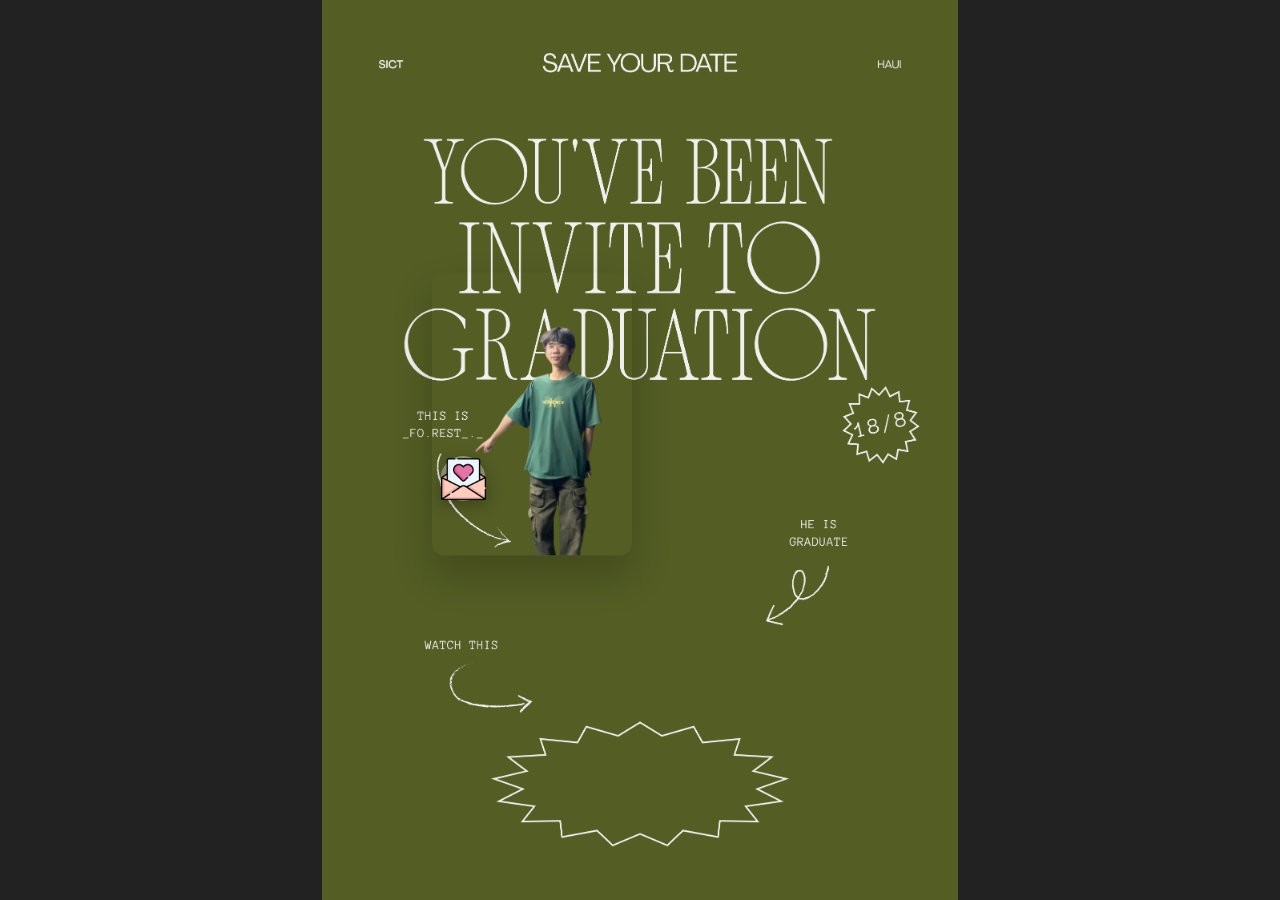
<file: index.html>
<!DOCTYPE html>
<html lang="vi">

<head>
    <meta charset="UTF-8">
    <meta name="viewport" content="width=device-width, initial-scale=1.0">
    <title>Thiệp Mời Tốt Nghiệp</title>
    <link rel="stylesheet" href="style.css">
    <link
        href="https://fonts.googleapis.com/css2?family=Be+Vietnam+Pro:wght@400;500;600;700;800;900&family=Playfair+Display:ital,wght@0,600;1,600&display=swap"
        rel="stylesheet">
</head>

<body>
    <div class="poster-wrapper">
        <img class="poster-bg" src="Green Minimalist Modern Matcha Iced Tea Cafe Promotion Poster.png"
            alt="Background Poster">


        <div class="pose-container">
            <img src="this_pose.png" alt="My Pose" class="pose-image">
            <div class="small-letter-container" id="smallLetter">
                <img src="love-letter.png" alt="Love Letter" class="small-letter-icon">
                <div class="pulse-ring"></div>
            </div>
        </div>
    </div>

    <div class="big-letter-overlay" id="bigLetterOverlay">
        <div class="big-letter-container">
            <div class="envelope">
                <div class="envelope-back"></div>
                <div class="paper" id="invitationPaper">
                    <h2 class="paper-title">Sign here</h2>
                    <div class="input-group">
                        <input type="text" id="guestNameInput" placeholder="Chữ cái đầu của họ + tên nhe (VD: vlam)..."
                            autocomplete="off">
                        <button id="goButton" class="go-btn">Go</button>
                    </div>
                </div>
                <div class="envelope-front"></div>
                <div class="envelope-flap" id="envelopeFlap"></div>
            </div>
        </div>
    </div>

    <script src="main.js"></script>
</body>

</html>
</file>
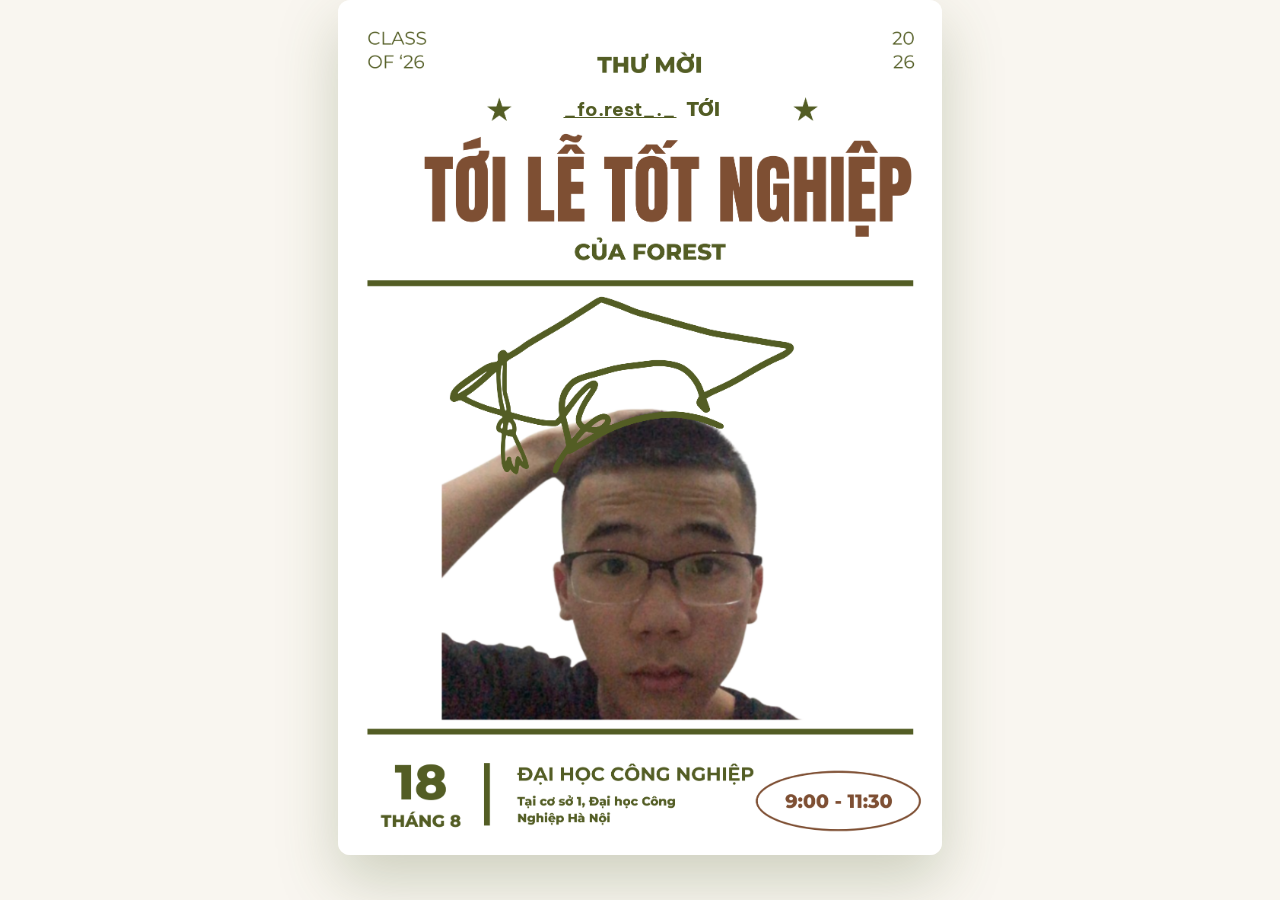
<file: bkhanh.html>
<!DOCTYPE html>
<html lang="vi">

<head>
    <meta charset="UTF-8">
    <meta name="viewport" content="width=device-width, initial-scale=1.0">
    <title>Thư Mời - Lam</title>
    <link rel="stylesheet" href="style.css">
    <link
        href="https://fonts.googleapis.com/css2?family=Be+Vietnam+Pro:wght@400;500;600;700;800;900&family=Playfair+Display:ital,wght@0,600;1,600&display=swap"
        rel="stylesheet">
    <style>
        body {
            background-color: var(--color-cream, #f9f6f0);
            margin: 0;
            overflow: hidden;
            display: flex;
            justify-content: center;
            align-items: center;
            height: 100vh;
        }

        /* Container lo việc di chuyển bồng bềnh lên xuống */
        .poster-wrapper {
            animation: slideUpFade 1.2s cubic-bezier(0.2, 0.8, 0.2, 1) forwards,
                floatPoster 4s ease-in-out infinite alternate 1.2s;
            opacity: 0;
            transform: translateY(50px) scale(0.95);
            z-index: 2;
        }

        @keyframes slideUpFade {
            to {
                opacity: 1;
                transform: translateY(0) scale(1);
            }
        }

        @keyframes floatPoster {
            from {
                transform: translateY(0);
            }

            to {
                transform: translateY(-8px);
            }
        }

        /* Container lo việc phóng to khi di chuột vào (hover) */
        .poster-scale-container {
            position: relative;
            transition: transform 0.5s cubic-bezier(0.2, 0.8, 0.2, 1);
        }

        .poster-wrapper:hover .poster-scale-container {
            transform: scale(1.02);
        }

        .poster-bg {
            height: 95vh;
            width: auto;
            display: block;
            object-fit: contain;
            border-radius: 12px;
            box-shadow: 0 25px 60px rgba(74, 94, 42, 0.25);
        }

        /* Phần chứa chữ */
        .link-container {
            position: absolute;
            top: 10.5%;
            left: 50%;
            transform: translateX(-50%);
            z-index: 10;
            display: flex;
            align-items: center;
            white-space: nowrap;
            opacity: 0;
            animation: fadeInLink 1s ease forwards 1s;
        }

        @keyframes fadeInLink {
            to {
                opacity: 1;
            }
        }

        .static-text {
            font-family: var(--font-body, 'Be Vietnam Pro', sans-serif);
            color: #525c24;
            font-weight: 900;
            font-size: 1.2rem;
            margin-right: 6px;
        }

        .special-link {
            font-family: var(--font-body, 'Be Vietnam Pro', sans-serif);
            color: #525c24;
            font-weight: bold;
            text-decoration: underline;
            font-size: 1.2rem;
            transition: all 0.4s cubic-bezier(0.34, 1.56, 0.64, 1);
            display: inline-block;
            background: rgba(255, 255, 255, 0.5);
            padding: 2px 10px;
            border-radius: 6px;
            position: relative;
        }

        .special-link:hover {
            color: #3a4e1e;
            background: rgba(255, 255, 255, 0.95);
            transform: scale(1.15) rotate(-3deg);
            box-shadow: 0 4px 15px rgba(82, 92, 36, 0.3);
            text-decoration: none;
        }

        /* --- CSS CHO CÁC HẠT TRANG TRÍ --- */
        #particles-container {
            position: absolute;
            top: 0;
            left: 0;
            width: 100vw;
            height: 100vh;
            overflow: hidden;
            z-index: 1;
            pointer-events: none;
        }

        .particle {
            position: absolute;
            border-radius: 50%;
            opacity: 0;
            animation: floatParticle linear infinite;
        }

        @keyframes floatParticle {
            0% {
                transform: translateY(110vh) rotate(0deg) scale(0.5);
                opacity: 0;
            }

            10% {
                opacity: 0.7;
            }

            90% {
                opacity: 0.7;
            }

            100% {
                transform: translateY(-10vh) rotate(360deg) scale(1.2);
                opacity: 0;
            }
        }
    </style>
</head>

<body>
    <!-- Container cho các hạt trang trí -->
    <div id="particles-container"></div>

    <div class="poster-wrapper">
        <!-- Đặt một container bọc ngoài cả ảnh và chữ để chúng phóng to CÙNG NHAU -->
        <div class="poster-scale-container">
            <img class="poster-bg" src="leter.png" alt="Thư mời của Lâm">
            <div class="link-container">
                <a href="#" class="special-link">_fo.rest_._</a>
                <span class="static-text">TỚI</span>
            </div>
        </div>
    </div>

    <!-- Script tạo hạt trang trí -->
    <script>
        document.addEventListener('DOMContentLoaded', () => {
            const colors = ['#4a5e2a', '#c8b98c', '#6a7e3a', '#e8e0d0', '#576d33'];
            const container = document.getElementById('particles-container');
            const particleCount = 35;

            for (let i = 0; i < particleCount; i++) {
                const particle = document.createElement('div');
                particle.classList.add('particle');

                const size = Math.random() * 8 + 4;
                const color = colors[Math.floor(Math.random() * colors.length)];
                const left = Math.random() * 100;
                const duration = Math.random() * 12 + 10;
                const delay = Math.random() * -20;

                particle.style.width = `${size}px`;
                particle.style.height = `${size}px`;
                particle.style.backgroundColor = color;
                particle.style.left = `${left}vw`;
                particle.style.animationDuration = `${duration}s`;
                particle.style.animationDelay = `${delay}s`;

                if (Math.random() > 0.7) {
                    particle.style.borderRadius = "2px";
                }

                container.appendChild(particle);
            }
        });
    </script>
</body>

</html>
</file>
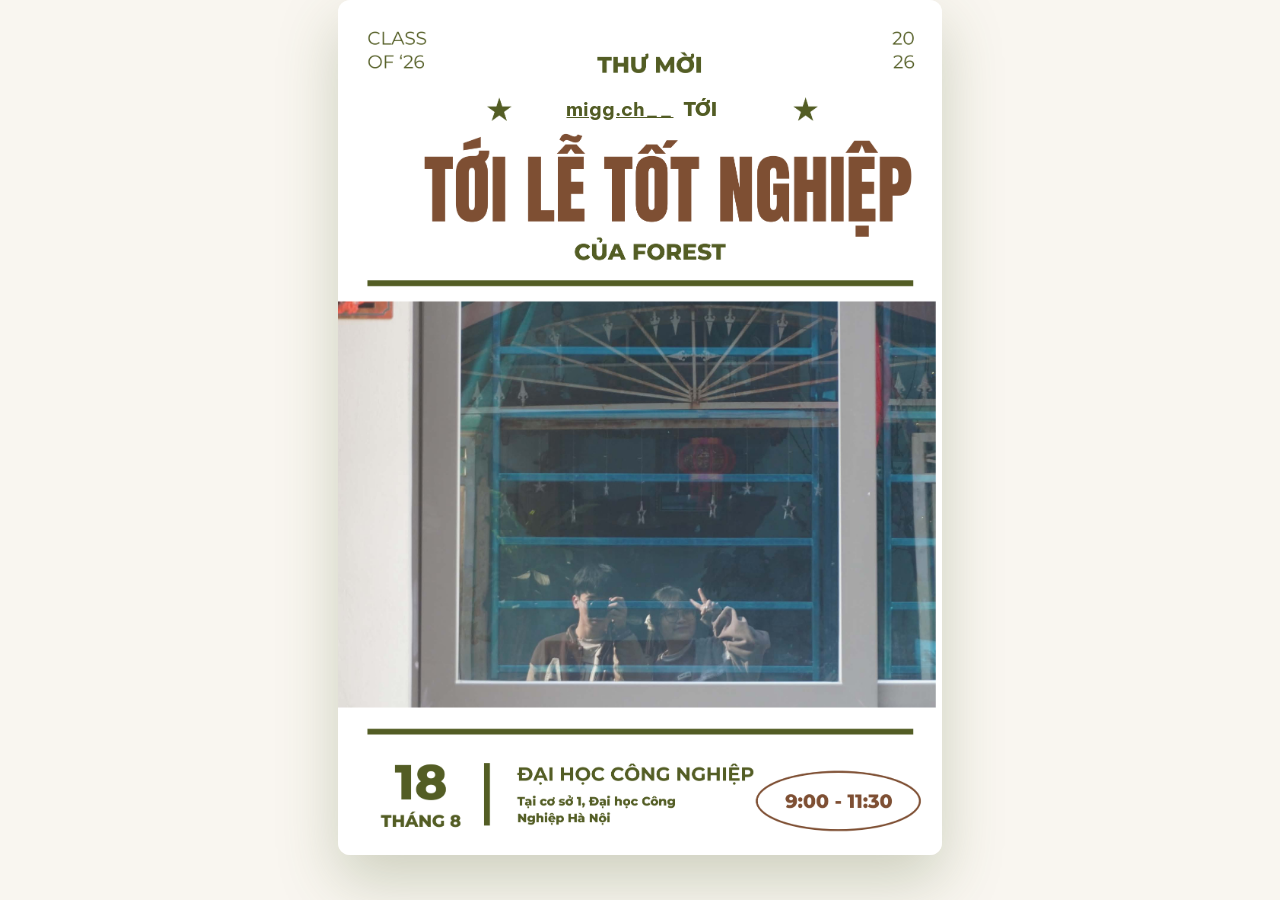
<file: ctrang.html>
<!DOCTYPE html>
<html lang="vi">

<head>
    <meta charset="UTF-8">
    <meta name="viewport" content="width=device-width, initial-scale=1.0">
    <title>Thư Mời - Lam</title>
    <link rel="stylesheet" href="style.css">
    <link
        href="https://fonts.googleapis.com/css2?family=Be+Vietnam+Pro:wght@400;500;600;700;800;900&family=Playfair+Display:ital,wght@0,600;1,600&display=swap"
        rel="stylesheet">
    <style>
        body {
            background-color: var(--color-cream, #f9f6f0);
            margin: 0;
            overflow: hidden;
            display: flex;
            justify-content: center;
            align-items: center;
            height: 100vh;
        }

        /* Container lo việc di chuyển bồng bềnh lên xuống */
        .poster-wrapper {
            animation: slideUpFade 1.2s cubic-bezier(0.2, 0.8, 0.2, 1) forwards,
                floatPoster 4s ease-in-out infinite alternate 1.2s;
            opacity: 0;
            transform: translateY(50px) scale(0.95);
            z-index: 2;
        }

        @keyframes slideUpFade {
            to {
                opacity: 1;
                transform: translateY(0) scale(1);
            }
        }

        @keyframes floatPoster {
            from {
                transform: translateY(0);
            }

            to {
                transform: translateY(-8px);
            }
        }

        /* Container lo việc phóng to khi di chuột vào (hover) */
        .poster-scale-container {
            position: relative;
            transition: transform 0.5s cubic-bezier(0.2, 0.8, 0.2, 1);
        }

        .poster-wrapper:hover .poster-scale-container {
            transform: scale(1.02);
        }

        .poster-bg {
            height: 95vh;
            width: auto;
            display: block;
            object-fit: contain;
            border-radius: 12px;
            box-shadow: 0 25px 60px rgba(74, 94, 42, 0.25);
        }

        /* Phần chứa chữ */
        .link-container {
            position: absolute;
            top: 10.5%;
            left: 50%;
            transform: translateX(-50%);
            z-index: 10;
            display: flex;
            align-items: center;
            white-space: nowrap;
            opacity: 0;
            animation: fadeInLink 1s ease forwards 1s;
        }

        @keyframes fadeInLink {
            to {
                opacity: 1;
            }
        }

        .static-text {
            font-family: var(--font-body, 'Be Vietnam Pro', sans-serif);
            color: #525c24;
            font-weight: 900;
            font-size: 1.2rem;
            margin-right: 6px;
        }

        .special-link {
            font-family: var(--font-body, 'Be Vietnam Pro', sans-serif);
            color: #525c24;
            font-weight: bold;
            text-decoration: underline;
            font-size: 1.2rem;
            transition: all 0.4s cubic-bezier(0.34, 1.56, 0.64, 1);
            display: inline-block;
            background: rgba(255, 255, 255, 0.5);
            padding: 2px 10px;
            border-radius: 6px;
            position: relative;
        }

        .special-link:hover {
            color: #3a4e1e;
            background: rgba(255, 255, 255, 0.95);
            transform: scale(1.15) rotate(-3deg);
            box-shadow: 0 4px 15px rgba(82, 92, 36, 0.3);
            text-decoration: none;
        }

        /* --- CSS CHO CÁC HẠT TRANG TRÍ --- */
        #particles-container {
            position: absolute;
            top: 0;
            left: 0;
            width: 100vw;
            height: 100vh;
            overflow: hidden;
            z-index: 1;
            pointer-events: none;
        }

        .particle {
            position: absolute;
            border-radius: 50%;
            opacity: 0;
            animation: floatParticle linear infinite;
        }

        @keyframes floatParticle {
            0% {
                transform: translateY(110vh) rotate(0deg) scale(0.5);
                opacity: 0;
            }

            10% {
                opacity: 0.7;
            }

            90% {
                opacity: 0.7;
            }

            100% {
                transform: translateY(-10vh) rotate(360deg) scale(1.2);
                opacity: 0;
            }
        }
    </style>
</head>

<body>
    <!-- Container cho các hạt trang trí -->
    <div id="particles-container"></div>

    <div class="poster-wrapper">
        <!-- Đặt một container bọc ngoài cả ảnh và chữ để chúng phóng to CÙNG NHAU -->
        <div class="poster-scale-container">
            <img class="poster-bg" src="leter_ctrang.png" alt="Thư mời của Lâm">
            <div class="link-container">
                <a href="https://www.instagram.com/migg.ch__/" class="special-link">migg.ch__</a>
                <span class="static-text">TỚI</span>
            </div>
        </div>
    </div>

    <!-- Script tạo hạt trang trí -->
    <script>
        document.addEventListener('DOMContentLoaded', () => {
            const colors = ['#4a5e2a', '#c8b98c', '#6a7e3a', '#e8e0d0', '#576d33'];
            const container = document.getElementById('particles-container');
            const particleCount = 35;

            for (let i = 0; i < particleCount; i++) {
                const particle = document.createElement('div');
                particle.classList.add('particle');

                const size = Math.random() * 8 + 4;
                const color = colors[Math.floor(Math.random() * colors.length)];
                const left = Math.random() * 100;
                const duration = Math.random() * 12 + 10;
                const delay = Math.random() * -20;

                particle.style.width = `${size}px`;
                particle.style.height = `${size}px`;
                particle.style.backgroundColor = color;
                particle.style.left = `${left}vw`;
                particle.style.animationDuration = `${duration}s`;
                particle.style.animationDelay = `${delay}s`;

                if (Math.random() > 0.7) {
                    particle.style.borderRadius = "2px";
                }

                container.appendChild(particle);
            }
        });
    </script>
</body>

</html>
</file>
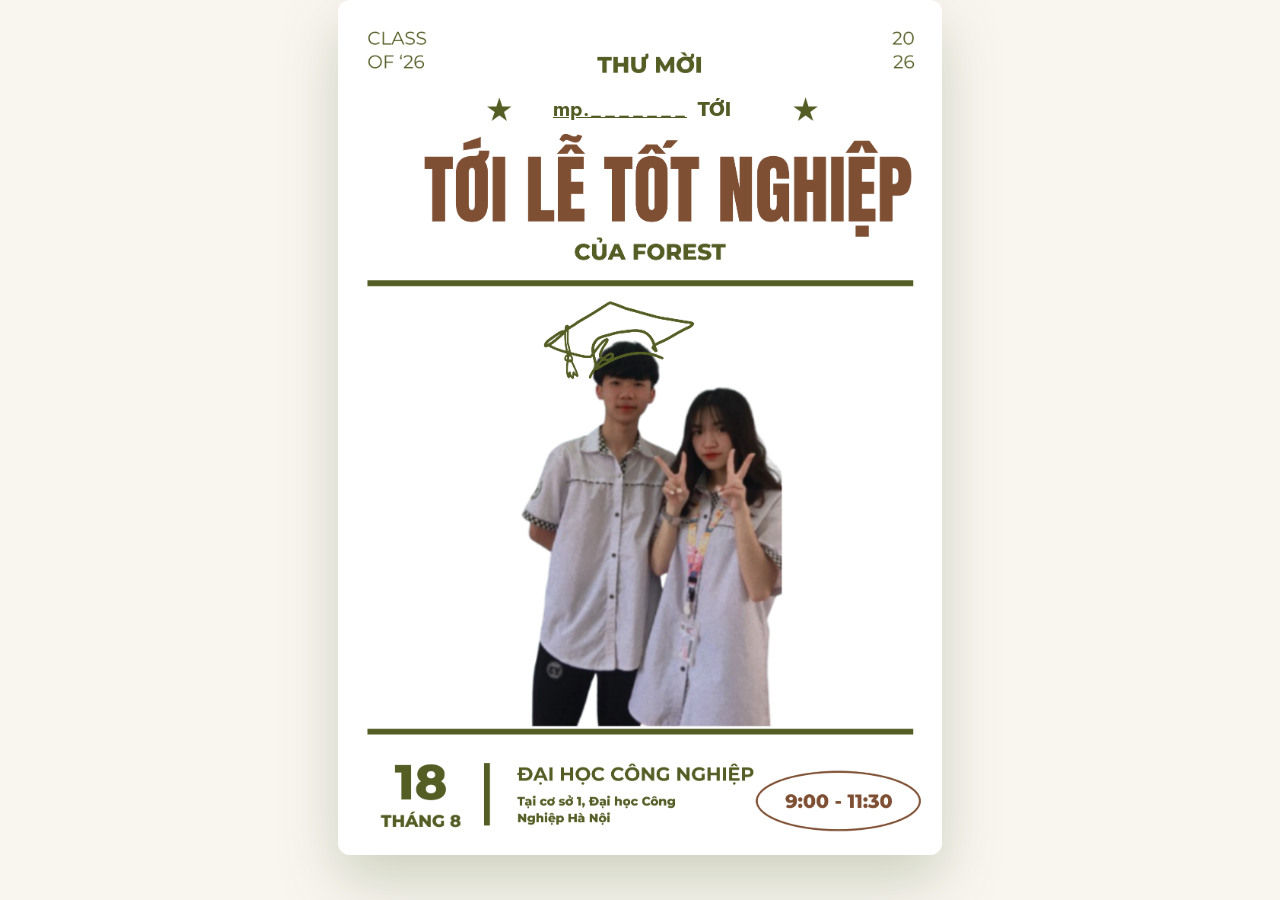
<file: lphuong.html>
<!DOCTYPE html>
<html lang="vi">

<head>
    <meta charset="UTF-8">
    <meta name="viewport" content="width=device-width, initial-scale=1.0">
    <title>Thư Mời - Lam</title>
    <link rel="stylesheet" href="style.css">
    <link
        href="https://fonts.googleapis.com/css2?family=Be+Vietnam+Pro:wght@400;500;600;700;800;900&family=Playfair+Display:ital,wght@0,600;1,600&display=swap"
        rel="stylesheet">
    <style>
        body {
            background-color: var(--color-cream, #f9f6f0);
            margin: 0;
            overflow: hidden;
            display: flex;
            justify-content: center;
            align-items: center;
            height: 100vh;
        }

        /* Container lo việc di chuyển bồng bềnh lên xuống */
        .poster-wrapper {
            animation: slideUpFade 1.2s cubic-bezier(0.2, 0.8, 0.2, 1) forwards,
                floatPoster 4s ease-in-out infinite alternate 1.2s;
            opacity: 0;
            transform: translateY(50px) scale(0.95);
            z-index: 2;
        }

        @keyframes slideUpFade {
            to {
                opacity: 1;
                transform: translateY(0) scale(1);
            }
        }

        @keyframes floatPoster {
            from {
                transform: translateY(0);
            }

            to {
                transform: translateY(-8px);
            }
        }

        /* Container lo việc phóng to khi di chuột vào (hover) */
        .poster-scale-container {
            position: relative;
            transition: transform 0.5s cubic-bezier(0.2, 0.8, 0.2, 1);
        }

        .poster-wrapper:hover .poster-scale-container {
            transform: scale(1.02);
        }

        .poster-bg {
            height: 95vh;
            width: auto;
            display: block;
            object-fit: contain;
            border-radius: 12px;
            box-shadow: 0 25px 60px rgba(74, 94, 42, 0.25);
        }

        /* Phần chứa chữ */
        .link-container {
            position: absolute;
            top: 10.5%;
            left: 50%;
            transform: translateX(-50%);
            z-index: 10;
            display: flex;
            align-items: center;
            white-space: nowrap;
            opacity: 0;
            animation: fadeInLink 1s ease forwards 1s;
        }

        @keyframes fadeInLink {
            to {
                opacity: 1;
            }
        }

        .static-text {
            font-family: var(--font-body, 'Be Vietnam Pro', sans-serif);
            color: #525c24;
            font-weight: 900;
            font-size: 1.2rem;
            margin-right: 6px;
        }

        .special-link {
            font-family: var(--font-body, 'Be Vietnam Pro', sans-serif);
            color: #525c24;
            font-weight: bold;
            text-decoration: underline;
            font-size: 1.2rem;
            transition: all 0.4s cubic-bezier(0.34, 1.56, 0.64, 1);
            display: inline-block;
            background: rgba(255, 255, 255, 0.5);
            padding: 2px 10px;
            border-radius: 6px;
            position: relative;
        }

        .special-link:hover {
            color: #3a4e1e;
            background: rgba(255, 255, 255, 0.95);
            transform: scale(1.15) rotate(-3deg);
            box-shadow: 0 4px 15px rgba(82, 92, 36, 0.3);
            text-decoration: none;
        }

        /* --- CSS CHO CÁC HẠT TRANG TRÍ --- */
        #particles-container {
            position: absolute;
            top: 0;
            left: 0;
            width: 100vw;
            height: 100vh;
            overflow: hidden;
            z-index: 1;
            pointer-events: none;
        }

        .particle {
            position: absolute;
            border-radius: 50%;
            opacity: 0;
            animation: floatParticle linear infinite;
        }

        @keyframes floatParticle {
            0% {
                transform: translateY(110vh) rotate(0deg) scale(0.5);
                opacity: 0;
            }

            10% {
                opacity: 0.7;
            }

            90% {
                opacity: 0.7;
            }

            100% {
                transform: translateY(-10vh) rotate(360deg) scale(1.2);
                opacity: 0;
            }
        }
    </style>
</head>

<body>
    <!-- Container cho các hạt trang trí -->
    <div id="particles-container"></div>

    <div class="poster-wrapper">
        <!-- Đặt một container bọc ngoài cả ảnh và chữ để chúng phóng to CÙNG NHAU -->
        <div class="poster-scale-container">
            <img class="poster-bg" src="leter_lphuong.png" alt="Thư mời của Lâm">
            <div class="link-container">
                <a href="https://www.instagram.com/mp._______/" class="special-link">mp._______</a>
                <span class="static-text">TỚI</span>
            </div>
        </div>
    </div>

    <!-- Script tạo hạt trang trí -->
    <script>
        document.addEventListener('DOMContentLoaded', () => {
            const colors = ['#4a5e2a', '#c8b98c', '#6a7e3a', '#e8e0d0', '#576d33'];
            const container = document.getElementById('particles-container');
            const particleCount = 35;

            for (let i = 0; i < particleCount; i++) {
                const particle = document.createElement('div');
                particle.classList.add('particle');

                const size = Math.random() * 8 + 4;
                const color = colors[Math.floor(Math.random() * colors.length)];
                const left = Math.random() * 100;
                const duration = Math.random() * 12 + 10;
                const delay = Math.random() * -20;

                particle.style.width = `${size}px`;
                particle.style.height = `${size}px`;
                particle.style.backgroundColor = color;
                particle.style.left = `${left}vw`;
                particle.style.animationDuration = `${duration}s`;
                particle.style.animationDelay = `${delay}s`;

                if (Math.random() > 0.7) {
                    particle.style.borderRadius = "2px";
                }

                container.appendChild(particle);
            }
        });
    </script>
</body>

</html>
</file>
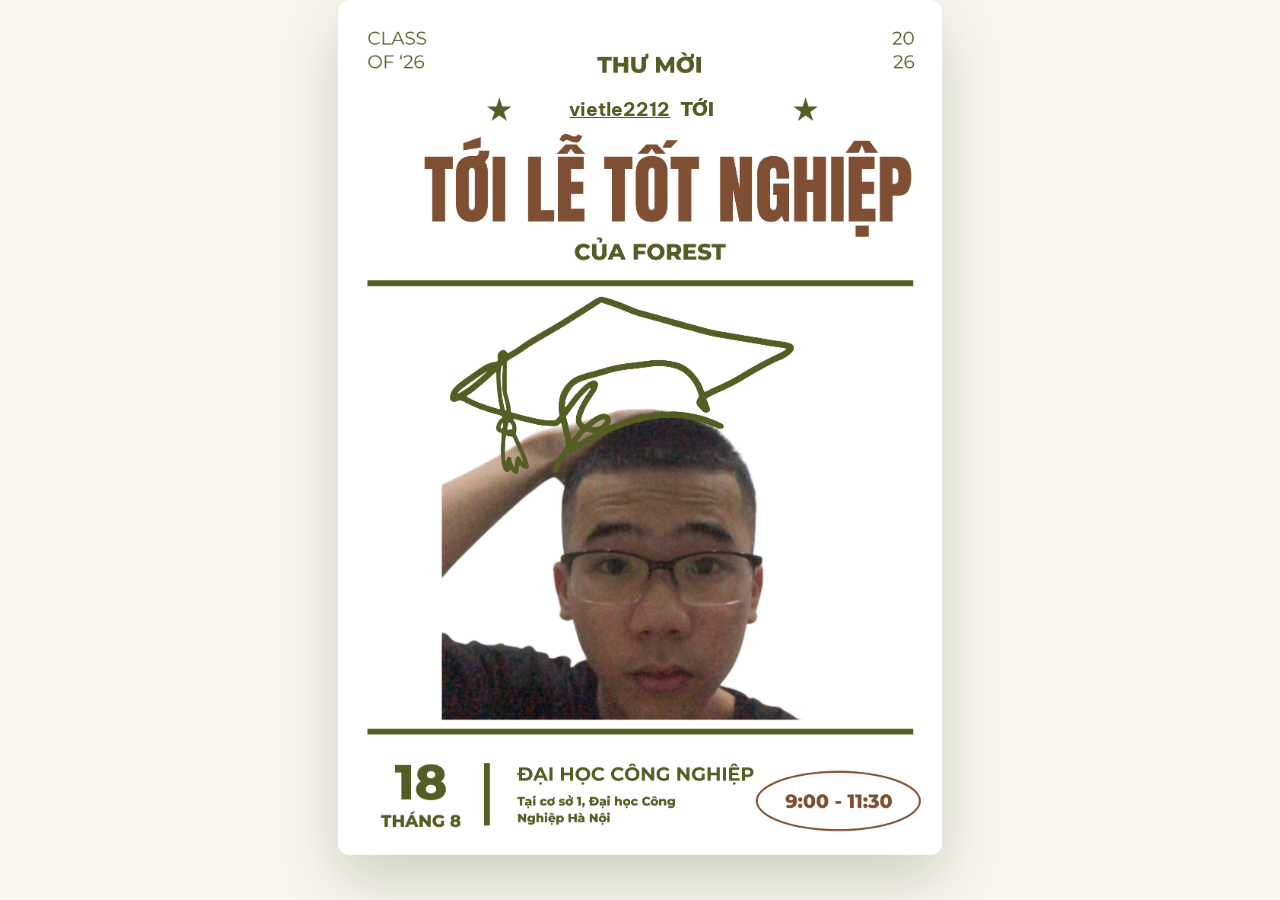
<file: lviet.html>
<!DOCTYPE html>
<html lang="vi">

<head>
    <meta charset="UTF-8">
    <meta name="viewport" content="width=device-width, initial-scale=1.0">
    <title>Thư Mời - Lam</title>
    <link rel="stylesheet" href="style.css">
    <link
        href="https://fonts.googleapis.com/css2?family=Be+Vietnam+Pro:wght@400;500;600;700;800;900&family=Playfair+Display:ital,wght@0,600;1,600&display=swap"
        rel="stylesheet">
    <style>
        body {
            background-color: var(--color-cream, #f9f6f0);
            margin: 0;
            overflow: hidden;
            display: flex;
            justify-content: center;
            align-items: center;
            height: 100vh;
        }

        /* Container lo việc di chuyển bồng bềnh lên xuống */
        .poster-wrapper {
            animation: slideUpFade 1.2s cubic-bezier(0.2, 0.8, 0.2, 1) forwards,
                floatPoster 4s ease-in-out infinite alternate 1.2s;
            opacity: 0;
            transform: translateY(50px) scale(0.95);
            z-index: 2;
        }

        @keyframes slideUpFade {
            to {
                opacity: 1;
                transform: translateY(0) scale(1);
            }
        }

        @keyframes floatPoster {
            from {
                transform: translateY(0);
            }

            to {
                transform: translateY(-8px);
            }
        }

        /* Container lo việc phóng to khi di chuột vào (hover) */
        .poster-scale-container {
            position: relative;
            transition: transform 0.5s cubic-bezier(0.2, 0.8, 0.2, 1);
        }

        .poster-wrapper:hover .poster-scale-container {
            transform: scale(1.02);
        }

        .poster-bg {
            height: 95vh;
            width: auto;
            display: block;
            object-fit: contain;
            border-radius: 12px;
            box-shadow: 0 25px 60px rgba(74, 94, 42, 0.25);
        }

        /* Phần chứa chữ */
        .link-container {
            position: absolute;
            top: 10.5%;
            left: 50%;
            transform: translateX(-50%);
            z-index: 10;
            display: flex;
            align-items: center;
            white-space: nowrap;
            opacity: 0;
            animation: fadeInLink 1s ease forwards 1s;
        }

        @keyframes fadeInLink {
            to {
                opacity: 1;
            }
        }

        .static-text {
            font-family: var(--font-body, 'Be Vietnam Pro', sans-serif);
            color: #525c24;
            font-weight: 900;
            font-size: 1.2rem;
            margin-right: 6px;
        }

        .special-link {
            font-family: var(--font-body, 'Be Vietnam Pro', sans-serif);
            color: #525c24;
            font-weight: bold;
            text-decoration: underline;
            font-size: 1.2rem;
            transition: all 0.4s cubic-bezier(0.34, 1.56, 0.64, 1);
            display: inline-block;
            background: rgba(255, 255, 255, 0.5);
            padding: 2px 10px;
            border-radius: 6px;
            position: relative;
        }

        .special-link:hover {
            color: #3a4e1e;
            background: rgba(255, 255, 255, 0.95);
            transform: scale(1.15) rotate(-3deg);
            box-shadow: 0 4px 15px rgba(82, 92, 36, 0.3);
            text-decoration: none;
        }

        /* --- CSS CHO CÁC HẠT TRANG TRÍ --- */
        #particles-container {
            position: absolute;
            top: 0;
            left: 0;
            width: 100vw;
            height: 100vh;
            overflow: hidden;
            z-index: 1;
            pointer-events: none;
        }

        .particle {
            position: absolute;
            border-radius: 50%;
            opacity: 0;
            animation: floatParticle linear infinite;
        }

        @keyframes floatParticle {
            0% {
                transform: translateY(110vh) rotate(0deg) scale(0.5);
                opacity: 0;
            }

            10% {
                opacity: 0.7;
            }

            90% {
                opacity: 0.7;
            }

            100% {
                transform: translateY(-10vh) rotate(360deg) scale(1.2);
                opacity: 0;
            }
        }
    </style>
</head>

<body>
    <!-- Container cho các hạt trang trí -->
    <div id="particles-container"></div>

    <div class="poster-wrapper">
        <!-- Đặt một container bọc ngoài cả ảnh và chữ để chúng phóng to CÙNG NHAU -->
        <div class="poster-scale-container">
            <img class="poster-bg" src="leter.png" alt="Thư mời của Lâm">
            <div class="link-container">
                <a href="https://www.instagram.com/vietle2212/" class="special-link">vietle2212</a>
                <span class="static-text">TỚI</span>
            </div>
        </div>
    </div>

    <!-- Script tạo hạt trang trí -->
    <script>
        document.addEventListener('DOMContentLoaded', () => {
            const colors = ['#4a5e2a', '#c8b98c', '#6a7e3a', '#e8e0d0', '#576d33'];
            const container = document.getElementById('particles-container');
            const particleCount = 35;

            for (let i = 0; i < particleCount; i++) {
                const particle = document.createElement('div');
                particle.classList.add('particle');

                const size = Math.random() * 8 + 4;
                const color = colors[Math.floor(Math.random() * colors.length)];
                const left = Math.random() * 100;
                const duration = Math.random() * 12 + 10;
                const delay = Math.random() * -20;

                particle.style.width = `${size}px`;
                particle.style.height = `${size}px`;
                particle.style.backgroundColor = color;
                particle.style.left = `${left}vw`;
                particle.style.animationDuration = `${duration}s`;
                particle.style.animationDelay = `${delay}s`;

                if (Math.random() > 0.7) {
                    particle.style.borderRadius = "2px";
                }

                container.appendChild(particle);
            }
        });
    </script>
</body>

</html>
</file>
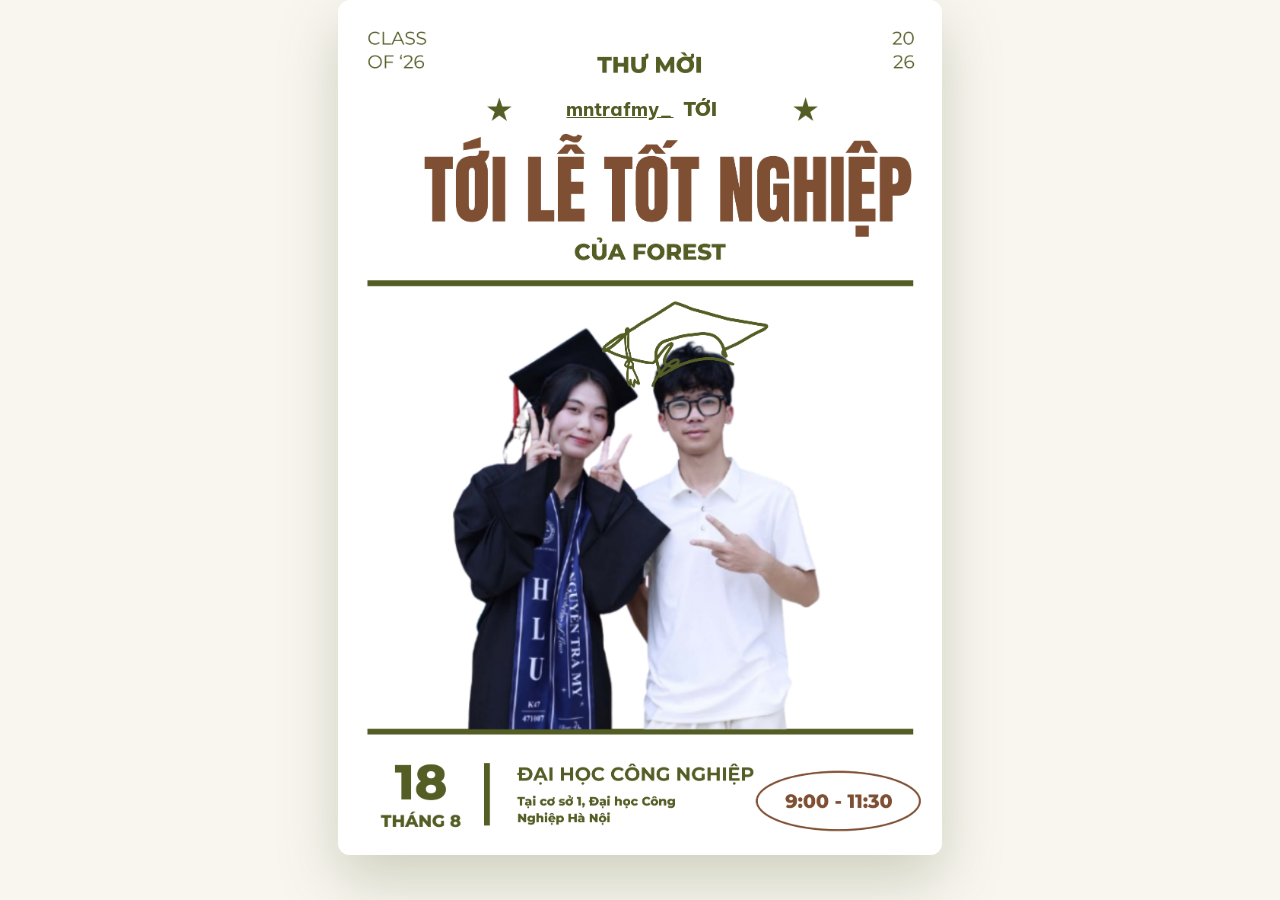
<file: mmy.html>
<!DOCTYPE html>
<html lang="vi">

<head>
    <meta charset="UTF-8">
    <meta name="viewport" content="width=device-width, initial-scale=1.0">
    <title>Thư Mời - Lam</title>
    <link rel="stylesheet" href="style.css">
    <link
        href="https://fonts.googleapis.com/css2?family=Be+Vietnam+Pro:wght@400;500;600;700;800;900&family=Playfair+Display:ital,wght@0,600;1,600&display=swap"
        rel="stylesheet">
    <style>
        body {
            background-color: var(--color-cream, #f9f6f0);
            margin: 0;
            overflow: hidden;
            display: flex;
            justify-content: center;
            align-items: center;
            height: 100vh;
        }

        /* Container lo việc di chuyển bồng bềnh lên xuống */
        .poster-wrapper {
            animation: slideUpFade 1.2s cubic-bezier(0.2, 0.8, 0.2, 1) forwards,
                floatPoster 4s ease-in-out infinite alternate 1.2s;
            opacity: 0;
            transform: translateY(50px) scale(0.95);
            z-index: 2;
        }

        @keyframes slideUpFade {
            to {
                opacity: 1;
                transform: translateY(0) scale(1);
            }
        }

        @keyframes floatPoster {
            from {
                transform: translateY(0);
            }

            to {
                transform: translateY(-8px);
            }
        }

        /* Container lo việc phóng to khi di chuột vào (hover) */
        .poster-scale-container {
            position: relative;
            transition: transform 0.5s cubic-bezier(0.2, 0.8, 0.2, 1);
        }

        .poster-wrapper:hover .poster-scale-container {
            transform: scale(1.02);
        }

        .poster-bg {
            height: 95vh;
            width: auto;
            display: block;
            object-fit: contain;
            border-radius: 12px;
            box-shadow: 0 25px 60px rgba(74, 94, 42, 0.25);
        }

        /* Phần chứa chữ */
        .link-container {
            position: absolute;
            top: 10.5%;
            left: 50%;
            transform: translateX(-50%);
            z-index: 10;
            display: flex;
            align-items: center;
            white-space: nowrap;
            opacity: 0;
            animation: fadeInLink 1s ease forwards 1s;
        }

        @keyframes fadeInLink {
            to {
                opacity: 1;
            }
        }

        .static-text {
            font-family: var(--font-body, 'Be Vietnam Pro', sans-serif);
            color: #525c24;
            font-weight: 900;
            font-size: 1.2rem;
            margin-right: 6px;
        }

        .special-link {
            font-family: var(--font-body, 'Be Vietnam Pro', sans-serif);
            color: #525c24;
            font-weight: bold;
            text-decoration: underline;
            font-size: 1.2rem;
            transition: all 0.4s cubic-bezier(0.34, 1.56, 0.64, 1);
            display: inline-block;
            background: rgba(255, 255, 255, 0.5);
            padding: 2px 10px;
            border-radius: 6px;
            position: relative;
        }

        .special-link:hover {
            color: #3a4e1e;
            background: rgba(255, 255, 255, 0.95);
            transform: scale(1.15) rotate(-3deg);
            box-shadow: 0 4px 15px rgba(82, 92, 36, 0.3);
            text-decoration: none;
        }

        /* --- CSS CHO CÁC HẠT TRANG TRÍ --- */
        #particles-container {
            position: absolute;
            top: 0;
            left: 0;
            width: 100vw;
            height: 100vh;
            overflow: hidden;
            z-index: 1;
            pointer-events: none;
        }

        .particle {
            position: absolute;
            border-radius: 50%;
            opacity: 0;
            animation: floatParticle linear infinite;
        }

        @keyframes floatParticle {
            0% {
                transform: translateY(110vh) rotate(0deg) scale(0.5);
                opacity: 0;
            }

            10% {
                opacity: 0.7;
            }

            90% {
                opacity: 0.7;
            }

            100% {
                transform: translateY(-10vh) rotate(360deg) scale(1.2);
                opacity: 0;
            }
        }
    </style>
</head>

<body>
    <!-- Container cho các hạt trang trí -->
    <div id="particles-container"></div>

    <div class="poster-wrapper">
        <!-- Đặt một container bọc ngoài cả ảnh và chữ để chúng phóng to CÙNG NHAU -->
        <div class="poster-scale-container">
            <img class="poster-bg" src="leter_my.png" alt="Thư mời của Lâm">
            <div class="link-container">
                <a href="https://www.instagram.com/mntrafmy_/" class="special-link">mntrafmy_</a>
                <span class="static-text">TỚI</span>
            </div>
        </div>
    </div>

    <!-- Script tạo hạt trang trí -->
    <script>
        document.addEventListener('DOMContentLoaded', () => {
            const colors = ['#4a5e2a', '#c8b98c', '#6a7e3a', '#e8e0d0', '#576d33'];
            const container = document.getElementById('particles-container');
            const particleCount = 35;

            for (let i = 0; i < particleCount; i++) {
                const particle = document.createElement('div');
                particle.classList.add('particle');

                const size = Math.random() * 8 + 4;
                const color = colors[Math.floor(Math.random() * colors.length)];
                const left = Math.random() * 100;
                const duration = Math.random() * 12 + 10;
                const delay = Math.random() * -20;

                particle.style.width = `${size}px`;
                particle.style.height = `${size}px`;
                particle.style.backgroundColor = color;
                particle.style.left = `${left}vw`;
                particle.style.animationDuration = `${duration}s`;
                particle.style.animationDelay = `${delay}s`;

                if (Math.random() > 0.7) {
                    particle.style.borderRadius = "2px";
                }

                container.appendChild(particle);
            }
        });
    </script>
</body>

</html>
</file>
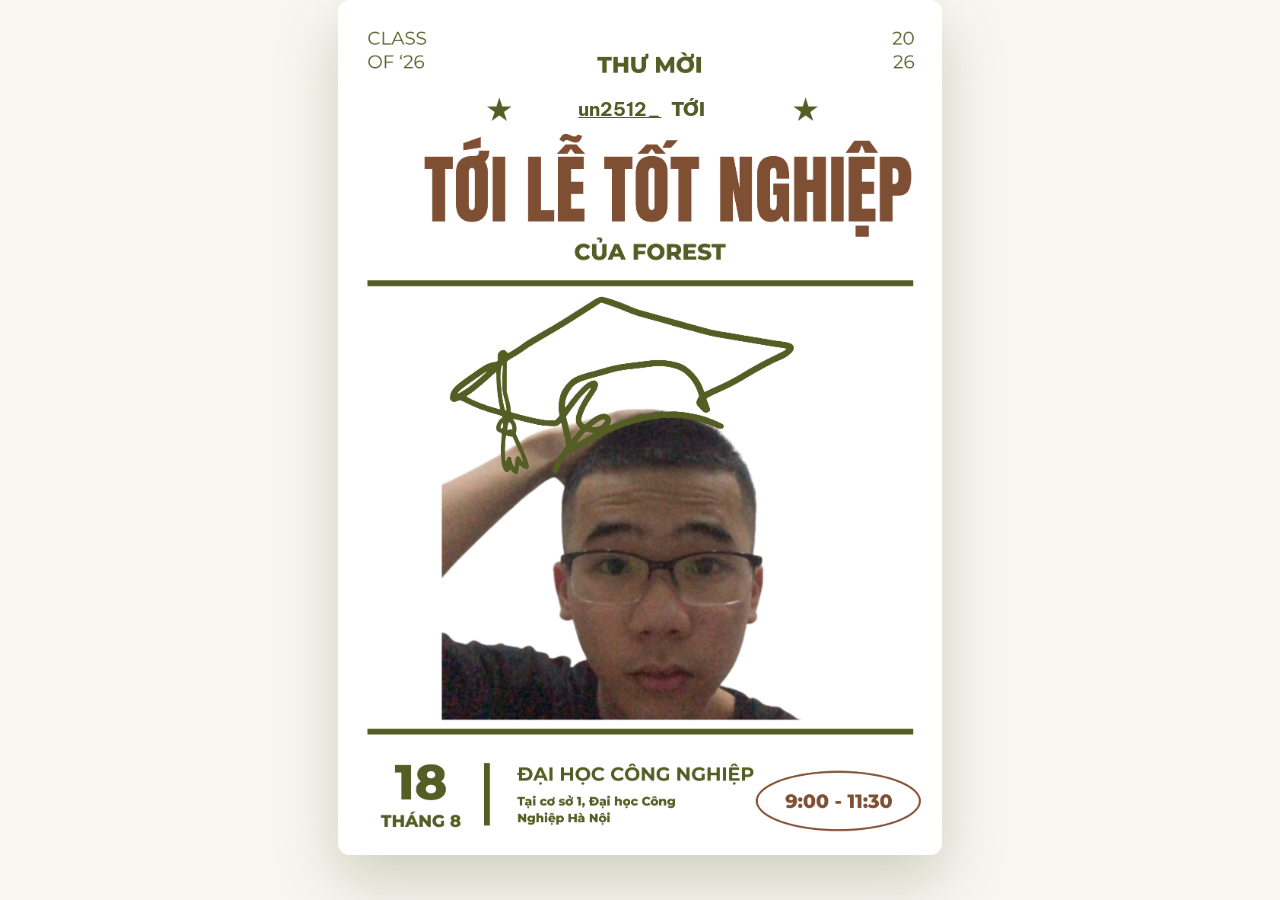
<file: nuyen.html>
<!DOCTYPE html>
<html lang="vi">

<head>
    <meta charset="UTF-8">
    <meta name="viewport" content="width=device-width, initial-scale=1.0">
    <title>Thư Mời - Lam</title>
    <link rel="stylesheet" href="style.css">
    <link
        href="https://fonts.googleapis.com/css2?family=Be+Vietnam+Pro:wght@400;500;600;700;800;900&family=Playfair+Display:ital,wght@0,600;1,600&display=swap"
        rel="stylesheet">
    <style>
        body {
            background-color: var(--color-cream, #f9f6f0);
            margin: 0;
            overflow: hidden;
            display: flex;
            justify-content: center;
            align-items: center;
            height: 100vh;
        }

        /* Container lo việc di chuyển bồng bềnh lên xuống */
        .poster-wrapper {
            animation: slideUpFade 1.2s cubic-bezier(0.2, 0.8, 0.2, 1) forwards,
                floatPoster 4s ease-in-out infinite alternate 1.2s;
            opacity: 0;
            transform: translateY(50px) scale(0.95);
            z-index: 2;
        }

        @keyframes slideUpFade {
            to {
                opacity: 1;
                transform: translateY(0) scale(1);
            }
        }

        @keyframes floatPoster {
            from {
                transform: translateY(0);
            }

            to {
                transform: translateY(-8px);
            }
        }

        /* Container lo việc phóng to khi di chuột vào (hover) */
        .poster-scale-container {
            position: relative;
            transition: transform 0.5s cubic-bezier(0.2, 0.8, 0.2, 1);
        }

        .poster-wrapper:hover .poster-scale-container {
            transform: scale(1.02);
        }

        .poster-bg {
            height: 95vh;
            width: auto;
            display: block;
            object-fit: contain;
            border-radius: 12px;
            box-shadow: 0 25px 60px rgba(74, 94, 42, 0.25);
        }

        /* Phần chứa chữ */
        .link-container {
            position: absolute;
            top: 10.5%;
            left: 50%;
            transform: translateX(-50%);
            z-index: 10;
            display: flex;
            align-items: center;
            white-space: nowrap;
            opacity: 0;
            animation: fadeInLink 1s ease forwards 1s;
        }

        @keyframes fadeInLink {
            to {
                opacity: 1;
            }
        }

        .static-text {
            font-family: var(--font-body, 'Be Vietnam Pro', sans-serif);
            color: #525c24;
            font-weight: 900;
            font-size: 1.2rem;
            margin-right: 6px;
        }

        .special-link {
            font-family: var(--font-body, 'Be Vietnam Pro', sans-serif);
            color: #525c24;
            font-weight: bold;
            text-decoration: underline;
            font-size: 1.2rem;
            transition: all 0.4s cubic-bezier(0.34, 1.56, 0.64, 1);
            display: inline-block;
            background: rgba(255, 255, 255, 0.5);
            padding: 2px 10px;
            border-radius: 6px;
            position: relative;
        }

        .special-link:hover {
            color: #3a4e1e;
            background: rgba(255, 255, 255, 0.95);
            transform: scale(1.15) rotate(-3deg);
            box-shadow: 0 4px 15px rgba(82, 92, 36, 0.3);
            text-decoration: none;
        }

        /* --- CSS CHO CÁC HẠT TRANG TRÍ --- */
        #particles-container {
            position: absolute;
            top: 0;
            left: 0;
            width: 100vw;
            height: 100vh;
            overflow: hidden;
            z-index: 1;
            pointer-events: none;
        }

        .particle {
            position: absolute;
            border-radius: 50%;
            opacity: 0;
            animation: floatParticle linear infinite;
        }

        @keyframes floatParticle {
            0% {
                transform: translateY(110vh) rotate(0deg) scale(0.5);
                opacity: 0;
            }

            10% {
                opacity: 0.7;
            }

            90% {
                opacity: 0.7;
            }

            100% {
                transform: translateY(-10vh) rotate(360deg) scale(1.2);
                opacity: 0;
            }
        }
    </style>
</head>

<body>
    <!-- Container cho các hạt trang trí -->
    <div id="particles-container"></div>

    <div class="poster-wrapper">
        <!-- Đặt một container bọc ngoài cả ảnh và chữ để chúng phóng to CÙNG NHAU -->
        <div class="poster-scale-container">
            <img class="poster-bg" src="leter.png" alt="Thư mời của Lâm">
            <div class="link-container">
                <a href="https://www.instagram.com/un2512_/" class="special-link">un2512_</a>
                <span class="static-text">TỚI</span>
            </div>
        </div>
    </div>

    <!-- Script tạo hạt trang trí -->
    <script>
        document.addEventListener('DOMContentLoaded', () => {
            const colors = ['#4a5e2a', '#c8b98c', '#6a7e3a', '#e8e0d0', '#576d33'];
            const container = document.getElementById('particles-container');
            const particleCount = 35;

            for (let i = 0; i < particleCount; i++) {
                const particle = document.createElement('div');
                particle.classList.add('particle');

                const size = Math.random() * 8 + 4;
                const color = colors[Math.floor(Math.random() * colors.length)];
                const left = Math.random() * 100;
                const duration = Math.random() * 12 + 10;
                const delay = Math.random() * -20;

                particle.style.width = `${size}px`;
                particle.style.height = `${size}px`;
                particle.style.backgroundColor = color;
                particle.style.left = `${left}vw`;
                particle.style.animationDuration = `${duration}s`;
                particle.style.animationDelay = `${delay}s`;

                if (Math.random() > 0.7) {
                    particle.style.borderRadius = "2px";
                }

                container.appendChild(particle);
            }
        });
    </script>
</body>

</html>
</file>
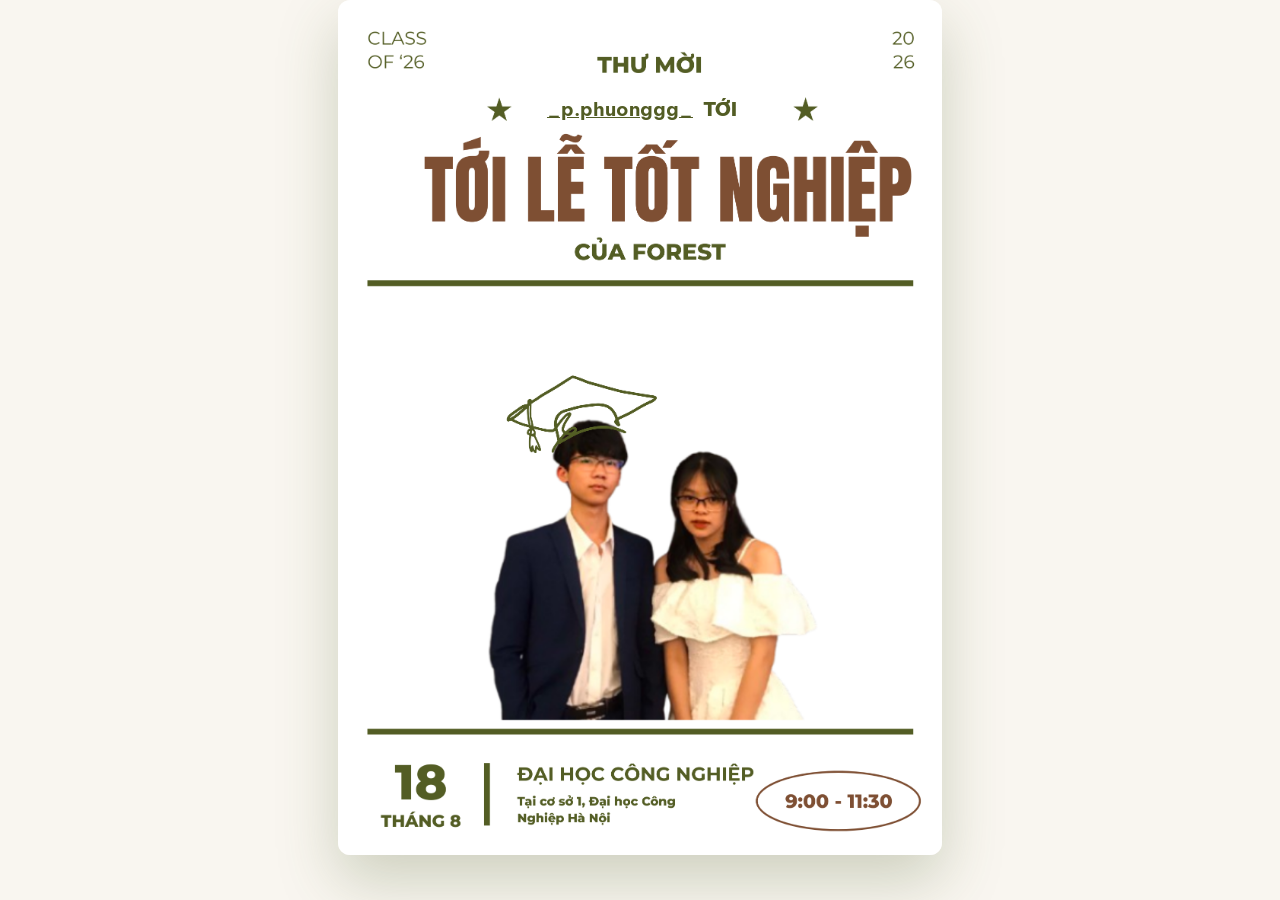
<file: pphuong.html>
<!DOCTYPE html>
<html lang="vi">

<head>
    <meta charset="UTF-8">
    <meta name="viewport" content="width=device-width, initial-scale=1.0">
    <title>Thư Mời - Lam</title>
    <link rel="stylesheet" href="style.css">
    <link
        href="https://fonts.googleapis.com/css2?family=Be+Vietnam+Pro:wght@400;500;600;700;800;900&family=Playfair+Display:ital,wght@0,600;1,600&display=swap"
        rel="stylesheet">
    <style>
        body {
            background-color: var(--color-cream, #f9f6f0);
            margin: 0;
            overflow: hidden;
            display: flex;
            justify-content: center;
            align-items: center;
            height: 100vh;
        }

        /* Container lo việc di chuyển bồng bềnh lên xuống */
        .poster-wrapper {
            animation: slideUpFade 1.2s cubic-bezier(0.2, 0.8, 0.2, 1) forwards,
                floatPoster 4s ease-in-out infinite alternate 1.2s;
            opacity: 0;
            transform: translateY(50px) scale(0.95);
            z-index: 2;
        }

        @keyframes slideUpFade {
            to {
                opacity: 1;
                transform: translateY(0) scale(1);
            }
        }

        @keyframes floatPoster {
            from {
                transform: translateY(0);
            }

            to {
                transform: translateY(-8px);
            }
        }

        /* Container lo việc phóng to khi di chuột vào (hover) */
        .poster-scale-container {
            position: relative;
            transition: transform 0.5s cubic-bezier(0.2, 0.8, 0.2, 1);
        }

        .poster-wrapper:hover .poster-scale-container {
            transform: scale(1.02);
        }

        .poster-bg {
            height: 95vh;
            width: auto;
            display: block;
            object-fit: contain;
            border-radius: 12px;
            box-shadow: 0 25px 60px rgba(74, 94, 42, 0.25);
        }

        /* Phần chứa chữ */
        .link-container {
            position: absolute;
            top: 10.5%;
            left: 50%;
            transform: translateX(-50%);
            z-index: 10;
            display: flex;
            align-items: center;
            white-space: nowrap;
            opacity: 0;
            animation: fadeInLink 1s ease forwards 1s;
        }

        @keyframes fadeInLink {
            to {
                opacity: 1;
            }
        }

        .static-text {
            font-family: var(--font-body, 'Be Vietnam Pro', sans-serif);
            color: #525c24;
            font-weight: 900;
            font-size: 1.2rem;
            margin-right: 6px;
        }

        .special-link {
            font-family: var(--font-body, 'Be Vietnam Pro', sans-serif);
            color: #525c24;
            font-weight: bold;
            text-decoration: underline;
            font-size: 1.2rem;
            transition: all 0.4s cubic-bezier(0.34, 1.56, 0.64, 1);
            display: inline-block;
            background: rgba(255, 255, 255, 0.5);
            padding: 2px 10px;
            border-radius: 6px;
            position: relative;
        }

        .special-link:hover {
            color: #3a4e1e;
            background: rgba(255, 255, 255, 0.95);
            transform: scale(1.15) rotate(-3deg);
            box-shadow: 0 4px 15px rgba(82, 92, 36, 0.3);
            text-decoration: none;
        }

        /* --- CSS CHO CÁC HẠT TRANG TRÍ --- */
        #particles-container {
            position: absolute;
            top: 0;
            left: 0;
            width: 100vw;
            height: 100vh;
            overflow: hidden;
            z-index: 1;
            pointer-events: none;
        }

        .particle {
            position: absolute;
            border-radius: 50%;
            opacity: 0;
            animation: floatParticle linear infinite;
        }

        @keyframes floatParticle {
            0% {
                transform: translateY(110vh) rotate(0deg) scale(0.5);
                opacity: 0;
            }

            10% {
                opacity: 0.7;
            }

            90% {
                opacity: 0.7;
            }

            100% {
                transform: translateY(-10vh) rotate(360deg) scale(1.2);
                opacity: 0;
            }
        }
    </style>
</head>

<body>
    <!-- Container cho các hạt trang trí -->
    <div id="particles-container"></div>

    <div class="poster-wrapper">
        <!-- Đặt một container bọc ngoài cả ảnh và chữ để chúng phóng to CÙNG NHAU -->
        <div class="poster-scale-container">
            <img class="poster-bg" src="leter_pphuong.png" alt="Thư mời của Lâm">
            <div class="link-container">
                <a href="https://www.instagram.com/_p.phuonggg_/" class="special-link">_p.phuonggg_</a>
                <span class="static-text">TỚI</span>
            </div>
        </div>
    </div>

    <!-- Script tạo hạt trang trí -->
    <script>
        document.addEventListener('DOMContentLoaded', () => {
            const colors = ['#4a5e2a', '#c8b98c', '#6a7e3a', '#e8e0d0', '#576d33'];
            const container = document.getElementById('particles-container');
            const particleCount = 35;

            for (let i = 0; i < particleCount; i++) {
                const particle = document.createElement('div');
                particle.classList.add('particle');

                const size = Math.random() * 8 + 4;
                const color = colors[Math.floor(Math.random() * colors.length)];
                const left = Math.random() * 100;
                const duration = Math.random() * 12 + 10;
                const delay = Math.random() * -20;

                particle.style.width = `${size}px`;
                particle.style.height = `${size}px`;
                particle.style.backgroundColor = color;
                particle.style.left = `${left}vw`;
                particle.style.animationDuration = `${duration}s`;
                particle.style.animationDelay = `${delay}s`;

                if (Math.random() > 0.7) {
                    particle.style.borderRadius = "2px";
                }

                container.appendChild(particle);
            }
        });
    </script>
</body>

</html>
</file>
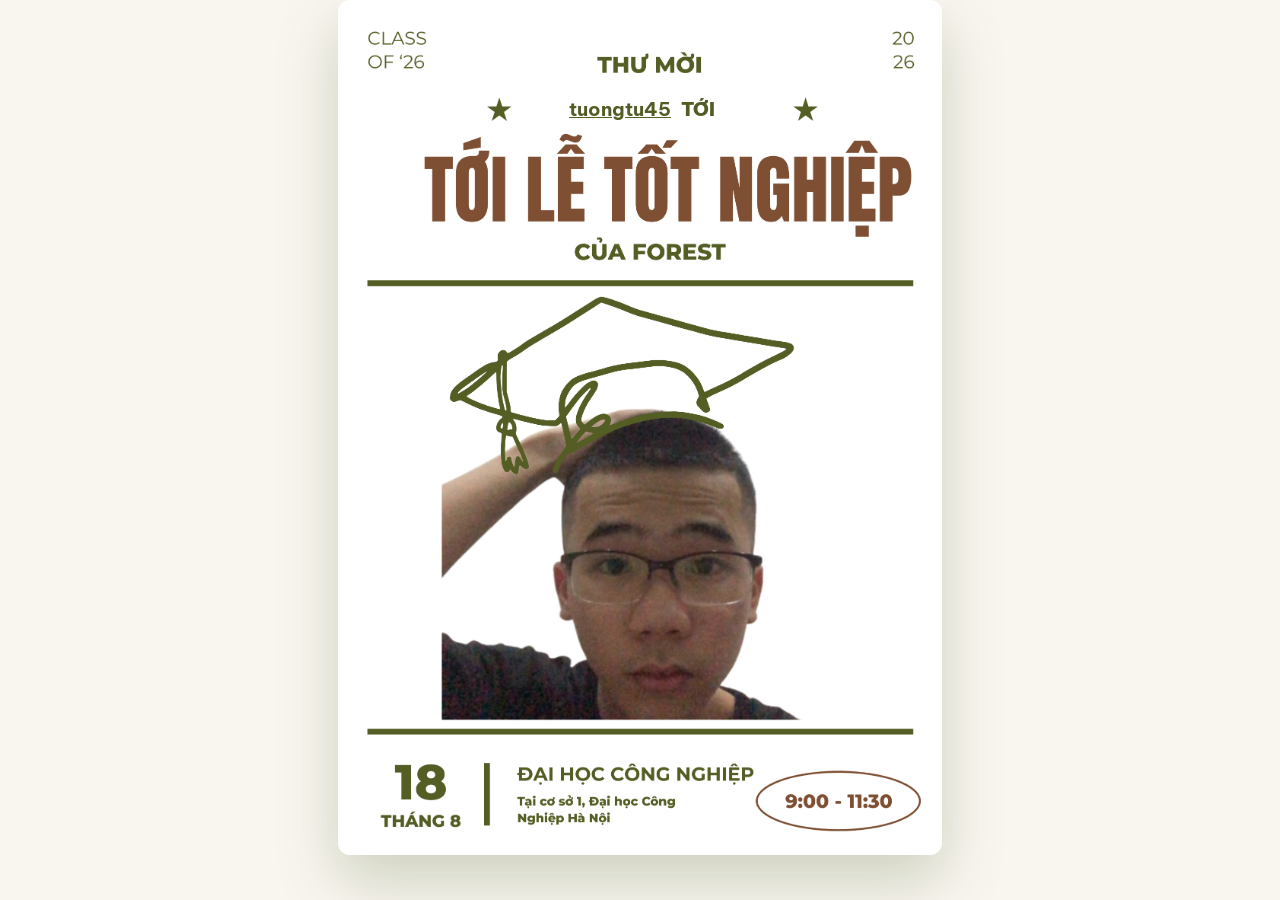
<file: tanh.html>
<!DOCTYPE html>
<html lang="vi">

<head>
    <meta charset="UTF-8">
    <meta name="viewport" content="width=device-width, initial-scale=1.0">
    <title>Thư Mời - Lam</title>
    <link rel="stylesheet" href="style.css">
    <link
        href="https://fonts.googleapis.com/css2?family=Be+Vietnam+Pro:wght@400;500;600;700;800;900&family=Playfair+Display:ital,wght@0,600;1,600&display=swap"
        rel="stylesheet">
    <style>
        body {
            background-color: var(--color-cream, #f9f6f0);
            margin: 0;
            overflow: hidden;
            display: flex;
            justify-content: center;
            align-items: center;
            height: 100vh;
        }

        /* Container lo việc di chuyển bồng bềnh lên xuống */
        .poster-wrapper {
            animation: slideUpFade 1.2s cubic-bezier(0.2, 0.8, 0.2, 1) forwards,
                floatPoster 4s ease-in-out infinite alternate 1.2s;
            opacity: 0;
            transform: translateY(50px) scale(0.95);
            z-index: 2;
        }

        @keyframes slideUpFade {
            to {
                opacity: 1;
                transform: translateY(0) scale(1);
            }
        }

        @keyframes floatPoster {
            from {
                transform: translateY(0);
            }

            to {
                transform: translateY(-8px);
            }
        }

        /* Container lo việc phóng to khi di chuột vào (hover) */
        .poster-scale-container {
            position: relative;
            transition: transform 0.5s cubic-bezier(0.2, 0.8, 0.2, 1);
        }

        .poster-wrapper:hover .poster-scale-container {
            transform: scale(1.02);
        }

        .poster-bg {
            height: 95vh;
            width: auto;
            display: block;
            object-fit: contain;
            border-radius: 12px;
            box-shadow: 0 25px 60px rgba(74, 94, 42, 0.25);
        }

        /* Phần chứa chữ */
        .link-container {
            position: absolute;
            top: 10.5%;
            left: 50%;
            transform: translateX(-50%);
            z-index: 10;
            display: flex;
            align-items: center;
            white-space: nowrap;
            opacity: 0;
            animation: fadeInLink 1s ease forwards 1s;
        }

        @keyframes fadeInLink {
            to {
                opacity: 1;
            }
        }

        .static-text {
            font-family: var(--font-body, 'Be Vietnam Pro', sans-serif);
            color: #525c24;
            font-weight: 900;
            font-size: 1.2rem;
            margin-right: 6px;
        }

        .special-link {
            font-family: var(--font-body, 'Be Vietnam Pro', sans-serif);
            color: #525c24;
            font-weight: bold;
            text-decoration: underline;
            font-size: 1.2rem;
            transition: all 0.4s cubic-bezier(0.34, 1.56, 0.64, 1);
            display: inline-block;
            background: rgba(255, 255, 255, 0.5);
            padding: 2px 10px;
            border-radius: 6px;
            position: relative;
        }

        .special-link:hover {
            color: #3a4e1e;
            background: rgba(255, 255, 255, 0.95);
            transform: scale(1.15) rotate(-3deg);
            box-shadow: 0 4px 15px rgba(82, 92, 36, 0.3);
            text-decoration: none;
        }

        /* --- CSS CHO CÁC HẠT TRANG TRÍ --- */
        #particles-container {
            position: absolute;
            top: 0;
            left: 0;
            width: 100vw;
            height: 100vh;
            overflow: hidden;
            z-index: 1;
            pointer-events: none;
        }

        .particle {
            position: absolute;
            border-radius: 50%;
            opacity: 0;
            animation: floatParticle linear infinite;
        }

        @keyframes floatParticle {
            0% {
                transform: translateY(110vh) rotate(0deg) scale(0.5);
                opacity: 0;
            }

            10% {
                opacity: 0.7;
            }

            90% {
                opacity: 0.7;
            }

            100% {
                transform: translateY(-10vh) rotate(360deg) scale(1.2);
                opacity: 0;
            }
        }
    </style>
</head>

<body>
    <!-- Container cho các hạt trang trí -->
    <div id="particles-container"></div>

    <div class="poster-wrapper">
        <!-- Đặt một container bọc ngoài cả ảnh và chữ để chúng phóng to CÙNG NHAU -->
        <div class="poster-scale-container">
            <img class="poster-bg" src="leter.png" alt="Thư mời của Lâm">
            <div class="link-container">
                <a href="https://www.instagram.com/tuongtu45/" class="special-link">tuongtu45</a>
                <span class="static-text">TỚI</span>
            </div>
        </div>
    </div>

    <!-- Script tạo hạt trang trí -->
    <script>
        document.addEventListener('DOMContentLoaded', () => {
            const colors = ['#4a5e2a', '#c8b98c', '#6a7e3a', '#e8e0d0', '#576d33'];
            const container = document.getElementById('particles-container');
            const particleCount = 35;

            for (let i = 0; i < particleCount; i++) {
                const particle = document.createElement('div');
                particle.classList.add('particle');

                const size = Math.random() * 8 + 4;
                const color = colors[Math.floor(Math.random() * colors.length)];
                const left = Math.random() * 100;
                const duration = Math.random() * 12 + 10;
                const delay = Math.random() * -20;

                particle.style.width = `${size}px`;
                particle.style.height = `${size}px`;
                particle.style.backgroundColor = color;
                particle.style.left = `${left}vw`;
                particle.style.animationDuration = `${duration}s`;
                particle.style.animationDelay = `${delay}s`;

                if (Math.random() > 0.7) {
                    particle.style.borderRadius = "2px";
                }

                container.appendChild(particle);
            }
        });
    </script>
</body>

</html>
</file>
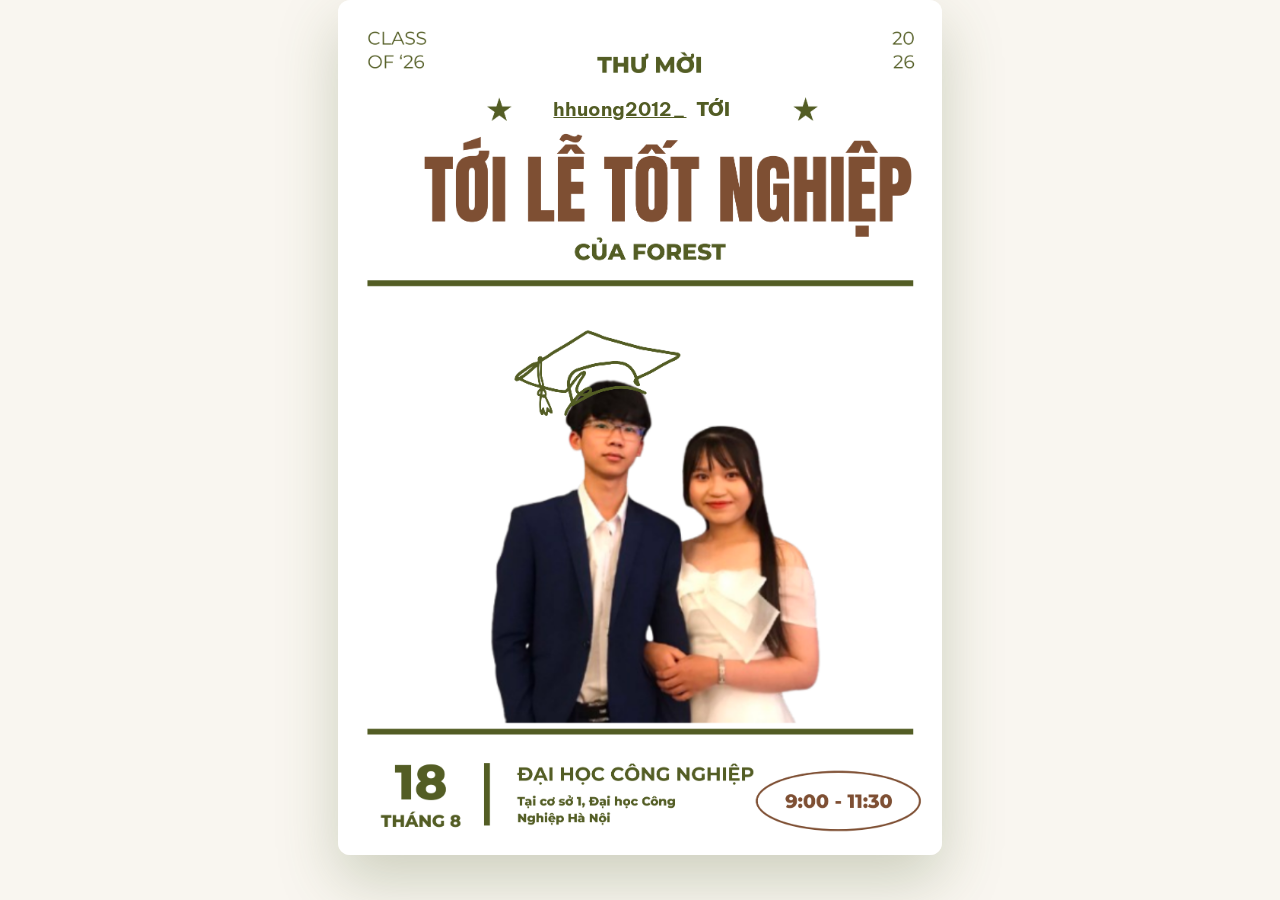
<file: thuong.html>
<!DOCTYPE html>
<html lang="vi">

<head>
    <meta charset="UTF-8">
    <meta name="viewport" content="width=device-width, initial-scale=1.0">
    <title>Thư Mời - Lam</title>
    <link rel="stylesheet" href="style.css">
    <link
        href="https://fonts.googleapis.com/css2?family=Be+Vietnam+Pro:wght@400;500;600;700;800;900&family=Playfair+Display:ital,wght@0,600;1,600&display=swap"
        rel="stylesheet">
    <style>
        body {
            background-color: var(--color-cream, #f9f6f0);
            margin: 0;
            overflow: hidden;
            display: flex;
            justify-content: center;
            align-items: center;
            height: 100vh;
        }

        /* Container lo việc di chuyển bồng bềnh lên xuống */
        .poster-wrapper {
            animation: slideUpFade 1.2s cubic-bezier(0.2, 0.8, 0.2, 1) forwards,
                floatPoster 4s ease-in-out infinite alternate 1.2s;
            opacity: 0;
            transform: translateY(50px) scale(0.95);
            z-index: 2;
        }

        @keyframes slideUpFade {
            to {
                opacity: 1;
                transform: translateY(0) scale(1);
            }
        }

        @keyframes floatPoster {
            from {
                transform: translateY(0);
            }

            to {
                transform: translateY(-8px);
            }
        }

        /* Container lo việc phóng to khi di chuột vào (hover) */
        .poster-scale-container {
            position: relative;
            transition: transform 0.5s cubic-bezier(0.2, 0.8, 0.2, 1);
        }

        .poster-wrapper:hover .poster-scale-container {
            transform: scale(1.02);
        }

        .poster-bg {
            height: 95vh;
            width: auto;
            display: block;
            object-fit: contain;
            border-radius: 12px;
            box-shadow: 0 25px 60px rgba(74, 94, 42, 0.25);
        }

        /* Phần chứa chữ */
        .link-container {
            position: absolute;
            top: 10.5%;
            left: 50%;
            transform: translateX(-50%);
            z-index: 10;
            display: flex;
            align-items: center;
            white-space: nowrap;
            opacity: 0;
            animation: fadeInLink 1s ease forwards 1s;
        }

        @keyframes fadeInLink {
            to {
                opacity: 1;
            }
        }

        .static-text {
            font-family: var(--font-body, 'Be Vietnam Pro', sans-serif);
            color: #525c24;
            font-weight: 900;
            font-size: 1.2rem;
            margin-right: 6px;
        }

        .special-link {
            font-family: var(--font-body, 'Be Vietnam Pro', sans-serif);
            color: #525c24;
            font-weight: bold;
            text-decoration: underline;
            font-size: 1.2rem;
            transition: all 0.4s cubic-bezier(0.34, 1.56, 0.64, 1);
            display: inline-block;
            background: rgba(255, 255, 255, 0.5);
            padding: 2px 10px;
            border-radius: 6px;
            position: relative;
        }

        .special-link:hover {
            color: #3a4e1e;
            background: rgba(255, 255, 255, 0.95);
            transform: scale(1.15) rotate(-3deg);
            box-shadow: 0 4px 15px rgba(82, 92, 36, 0.3);
            text-decoration: none;
        }

        /* --- CSS CHO CÁC HẠT TRANG TRÍ --- */
        #particles-container {
            position: absolute;
            top: 0;
            left: 0;
            width: 100vw;
            height: 100vh;
            overflow: hidden;
            z-index: 1;
            pointer-events: none;
        }

        .particle {
            position: absolute;
            border-radius: 50%;
            opacity: 0;
            animation: floatParticle linear infinite;
        }

        @keyframes floatParticle {
            0% {
                transform: translateY(110vh) rotate(0deg) scale(0.5);
                opacity: 0;
            }

            10% {
                opacity: 0.7;
            }

            90% {
                opacity: 0.7;
            }

            100% {
                transform: translateY(-10vh) rotate(360deg) scale(1.2);
                opacity: 0;
            }
        }
    </style>
</head>

<body>
    <!-- Container cho các hạt trang trí -->
    <div id="particles-container"></div>

    <div class="poster-wrapper">
        <!-- Đặt một container bọc ngoài cả ảnh và chữ để chúng phóng to CÙNG NHAU -->
        <div class="poster-scale-container">
            <img class="poster-bg" src="leter_thuong.png" alt="Thư mời của Lâm">
            <div class="link-container">
                <a href="https://www.instagram.com/hhuong2012_/" class="special-link">hhuong2012_</a>
                <span class="static-text">TỚI</span>
            </div>
        </div>
    </div>

    <!-- Script tạo hạt trang trí -->
    <script>
        document.addEventListener('DOMContentLoaded', () => {
            const colors = ['#4a5e2a', '#c8b98c', '#6a7e3a', '#e8e0d0', '#576d33'];
            const container = document.getElementById('particles-container');
            const particleCount = 35;

            for (let i = 0; i < particleCount; i++) {
                const particle = document.createElement('div');
                particle.classList.add('particle');

                const size = Math.random() * 8 + 4;
                const color = colors[Math.floor(Math.random() * colors.length)];
                const left = Math.random() * 100;
                const duration = Math.random() * 12 + 10;
                const delay = Math.random() * -20;

                particle.style.width = `${size}px`;
                particle.style.height = `${size}px`;
                particle.style.backgroundColor = color;
                particle.style.left = `${left}vw`;
                particle.style.animationDuration = `${duration}s`;
                particle.style.animationDelay = `${delay}s`;

                if (Math.random() > 0.7) {
                    particle.style.borderRadius = "2px";
                }

                container.appendChild(particle);
            }
        });
    </script>
</body>

</html>
</file>
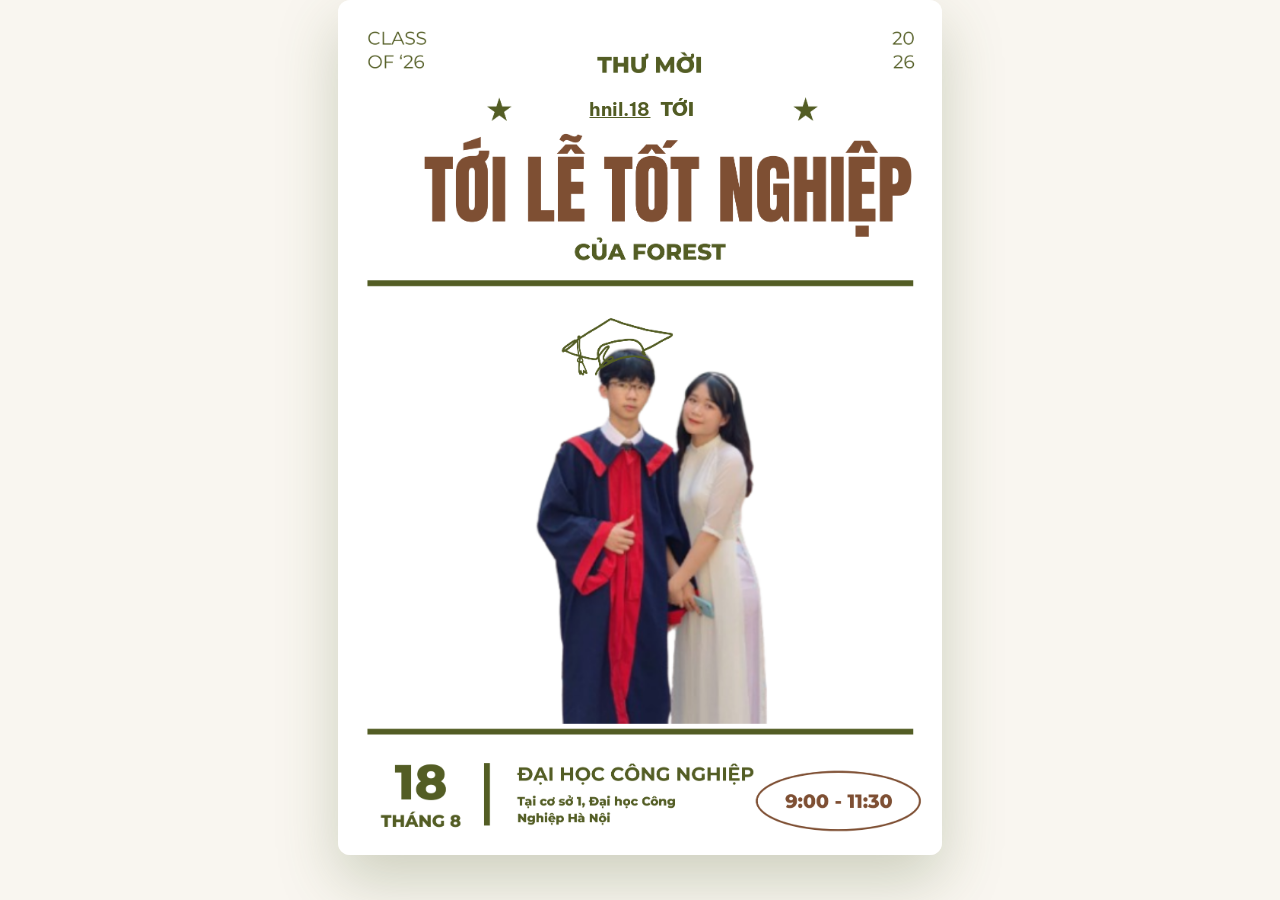
<file: tlinh.html>
<!DOCTYPE html>
<html lang="vi">

<head>
    <meta charset="UTF-8">
    <meta name="viewport" content="width=device-width, initial-scale=1.0">
    <title>Thư Mời - Lam</title>
    <link rel="stylesheet" href="style.css">
    <link
        href="https://fonts.googleapis.com/css2?family=Be+Vietnam+Pro:wght@400;500;600;700;800;900&family=Playfair+Display:ital,wght@0,600;1,600&display=swap"
        rel="stylesheet">
    <style>
        body {
            background-color: var(--color-cream, #f9f6f0);
            margin: 0;
            overflow: hidden;
            display: flex;
            justify-content: center;
            align-items: center;
            height: 100vh;
        }

        /* Container lo việc di chuyển bồng bềnh lên xuống */
        .poster-wrapper {
            animation: slideUpFade 1.2s cubic-bezier(0.2, 0.8, 0.2, 1) forwards,
                floatPoster 4s ease-in-out infinite alternate 1.2s;
            opacity: 0;
            transform: translateY(50px) scale(0.95);
            z-index: 2;
        }

        @keyframes slideUpFade {
            to {
                opacity: 1;
                transform: translateY(0) scale(1);
            }
        }

        @keyframes floatPoster {
            from {
                transform: translateY(0);
            }

            to {
                transform: translateY(-8px);
            }
        }

        /* Container lo việc phóng to khi di chuột vào (hover) */
        .poster-scale-container {
            position: relative;
            transition: transform 0.5s cubic-bezier(0.2, 0.8, 0.2, 1);
        }

        .poster-wrapper:hover .poster-scale-container {
            transform: scale(1.02);
        }

        .poster-bg {
            height: 95vh;
            width: auto;
            display: block;
            object-fit: contain;
            border-radius: 12px;
            box-shadow: 0 25px 60px rgba(74, 94, 42, 0.25);
        }

        /* Phần chứa chữ */
        .link-container {
            position: absolute;
            top: 10.5%;
            left: 50%;
            transform: translateX(-50%);
            z-index: 10;
            display: flex;
            align-items: center;
            white-space: nowrap;
            opacity: 0;
            animation: fadeInLink 1s ease forwards 1s;
        }

        @keyframes fadeInLink {
            to {
                opacity: 1;
            }
        }

        .static-text {
            font-family: var(--font-body, 'Be Vietnam Pro', sans-serif);
            color: #525c24;
            font-weight: 900;
            font-size: 1.2rem;
            margin-right: 6px;
        }

        .special-link {
            font-family: var(--font-body, 'Be Vietnam Pro', sans-serif);
            color: #525c24;
            font-weight: bold;
            text-decoration: underline;
            font-size: 1.2rem;
            transition: all 0.4s cubic-bezier(0.34, 1.56, 0.64, 1);
            display: inline-block;
            background: rgba(255, 255, 255, 0.5);
            padding: 2px 10px;
            border-radius: 6px;
            position: relative;
        }

        .special-link:hover {
            color: #3a4e1e;
            background: rgba(255, 255, 255, 0.95);
            transform: scale(1.15) rotate(-3deg);
            box-shadow: 0 4px 15px rgba(82, 92, 36, 0.3);
            text-decoration: none;
        }

        /* --- CSS CHO CÁC HẠT TRANG TRÍ --- */
        #particles-container {
            position: absolute;
            top: 0;
            left: 0;
            width: 100vw;
            height: 100vh;
            overflow: hidden;
            z-index: 1;
            pointer-events: none;
        }

        .particle {
            position: absolute;
            border-radius: 50%;
            opacity: 0;
            animation: floatParticle linear infinite;
        }

        @keyframes floatParticle {
            0% {
                transform: translateY(110vh) rotate(0deg) scale(0.5);
                opacity: 0;
            }

            10% {
                opacity: 0.7;
            }

            90% {
                opacity: 0.7;
            }

            100% {
                transform: translateY(-10vh) rotate(360deg) scale(1.2);
                opacity: 0;
            }
        }
    </style>
</head>

<body>
    <!-- Container cho các hạt trang trí -->
    <div id="particles-container"></div>

    <div class="poster-wrapper">
        <!-- Đặt một container bọc ngoài cả ảnh và chữ để chúng phóng to CÙNG NHAU -->
        <div class="poster-scale-container">
            <img class="poster-bg" src="leter_linh.png" alt="Thư mời của Lâm">
            <div class="link-container">
                <a href="https://www.instagram.com/hnil.18/" class="special-link">hnil.18</a>
                <span class="static-text">TỚI</span>
            </div>
        </div>
    </div>

    <!-- Script tạo hạt trang trí -->
    <script>
        document.addEventListener('DOMContentLoaded', () => {
            const colors = ['#4a5e2a', '#c8b98c', '#6a7e3a', '#e8e0d0', '#576d33'];
            const container = document.getElementById('particles-container');
            const particleCount = 35;

            for (let i = 0; i < particleCount; i++) {
                const particle = document.createElement('div');
                particle.classList.add('particle');

                const size = Math.random() * 8 + 4;
                const color = colors[Math.floor(Math.random() * colors.length)];
                const left = Math.random() * 100;
                const duration = Math.random() * 12 + 10;
                const delay = Math.random() * -20;

                particle.style.width = `${size}px`;
                particle.style.height = `${size}px`;
                particle.style.backgroundColor = color;
                particle.style.left = `${left}vw`;
                particle.style.animationDuration = `${duration}s`;
                particle.style.animationDelay = `${delay}s`;

                if (Math.random() > 0.7) {
                    particle.style.borderRadius = "2px";
                }

                container.appendChild(particle);
            }
        });
    </script>
</body>

</html>
</file>
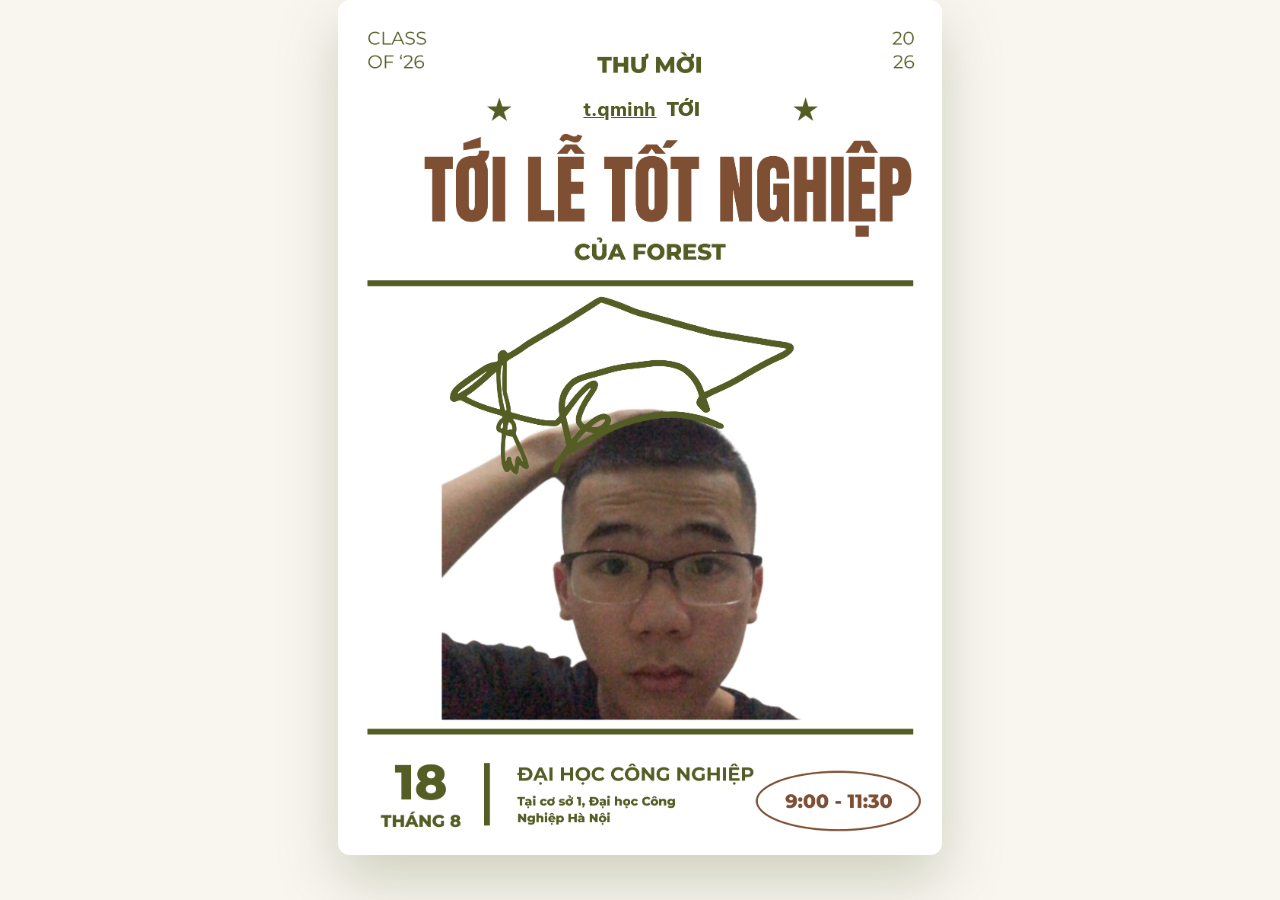
<file: tminh.html>
<!DOCTYPE html>
<html lang="vi">

<head>
    <meta charset="UTF-8">
    <meta name="viewport" content="width=device-width, initial-scale=1.0">
    <title>Thư Mời - Lam</title>
    <link rel="stylesheet" href="style.css">
    <link
        href="https://fonts.googleapis.com/css2?family=Be+Vietnam+Pro:wght@400;500;600;700;800;900&family=Playfair+Display:ital,wght@0,600;1,600&display=swap"
        rel="stylesheet">
    <style>
        body {
            background-color: var(--color-cream, #f9f6f0);
            margin: 0;
            overflow: hidden;
            display: flex;
            justify-content: center;
            align-items: center;
            height: 100vh;
        }

        /* Container lo việc di chuyển bồng bềnh lên xuống */
        .poster-wrapper {
            animation: slideUpFade 1.2s cubic-bezier(0.2, 0.8, 0.2, 1) forwards,
                floatPoster 4s ease-in-out infinite alternate 1.2s;
            opacity: 0;
            transform: translateY(50px) scale(0.95);
            z-index: 2;
        }

        @keyframes slideUpFade {
            to {
                opacity: 1;
                transform: translateY(0) scale(1);
            }
        }

        @keyframes floatPoster {
            from {
                transform: translateY(0);
            }

            to {
                transform: translateY(-8px);
            }
        }

        /* Container lo việc phóng to khi di chuột vào (hover) */
        .poster-scale-container {
            position: relative;
            transition: transform 0.5s cubic-bezier(0.2, 0.8, 0.2, 1);
        }

        .poster-wrapper:hover .poster-scale-container {
            transform: scale(1.02);
        }

        .poster-bg {
            height: 95vh;
            width: auto;
            display: block;
            object-fit: contain;
            border-radius: 12px;
            box-shadow: 0 25px 60px rgba(74, 94, 42, 0.25);
        }

        /* Phần chứa chữ */
        .link-container {
            position: absolute;
            top: 10.5%;
            left: 50%;
            transform: translateX(-50%);
            z-index: 10;
            display: flex;
            align-items: center;
            white-space: nowrap;
            opacity: 0;
            animation: fadeInLink 1s ease forwards 1s;
        }

        @keyframes fadeInLink {
            to {
                opacity: 1;
            }
        }

        .static-text {
            font-family: var(--font-body, 'Be Vietnam Pro', sans-serif);
            color: #525c24;
            font-weight: 900;
            font-size: 1.2rem;
            margin-right: 6px;
        }

        .special-link {
            font-family: var(--font-body, 'Be Vietnam Pro', sans-serif);
            color: #525c24;
            font-weight: bold;
            text-decoration: underline;
            font-size: 1.2rem;
            transition: all 0.4s cubic-bezier(0.34, 1.56, 0.64, 1);
            display: inline-block;
            background: rgba(255, 255, 255, 0.5);
            padding: 2px 10px;
            border-radius: 6px;
            position: relative;
        }

        .special-link:hover {
            color: #3a4e1e;
            background: rgba(255, 255, 255, 0.95);
            transform: scale(1.15) rotate(-3deg);
            box-shadow: 0 4px 15px rgba(82, 92, 36, 0.3);
            text-decoration: none;
        }

        /* --- CSS CHO CÁC HẠT TRANG TRÍ --- */
        #particles-container {
            position: absolute;
            top: 0;
            left: 0;
            width: 100vw;
            height: 100vh;
            overflow: hidden;
            z-index: 1;
            pointer-events: none;
        }

        .particle {
            position: absolute;
            border-radius: 50%;
            opacity: 0;
            animation: floatParticle linear infinite;
        }

        @keyframes floatParticle {
            0% {
                transform: translateY(110vh) rotate(0deg) scale(0.5);
                opacity: 0;
            }

            10% {
                opacity: 0.7;
            }

            90% {
                opacity: 0.7;
            }

            100% {
                transform: translateY(-10vh) rotate(360deg) scale(1.2);
                opacity: 0;
            }
        }
    </style>
</head>

<body>
    <!-- Container cho các hạt trang trí -->
    <div id="particles-container"></div>

    <div class="poster-wrapper">
        <!-- Đặt một container bọc ngoài cả ảnh và chữ để chúng phóng to CÙNG NHAU -->
        <div class="poster-scale-container">
            <img class="poster-bg" src="leter.png" alt="Thư mời của Lâm">
            <div class="link-container">
                <a href="https://www.instagram.com/t.qminh/" class="special-link">t.qminh</a>
                <span class="static-text">TỚI</span>
            </div>
        </div>
    </div>

    <!-- Script tạo hạt trang trí -->
    <script>
        document.addEventListener('DOMContentLoaded', () => {
            const colors = ['#4a5e2a', '#c8b98c', '#6a7e3a', '#e8e0d0', '#576d33'];
            const container = document.getElementById('particles-container');
            const particleCount = 35;

            for (let i = 0; i < particleCount; i++) {
                const particle = document.createElement('div');
                particle.classList.add('particle');

                const size = Math.random() * 8 + 4;
                const color = colors[Math.floor(Math.random() * colors.length)];
                const left = Math.random() * 100;
                const duration = Math.random() * 12 + 10;
                const delay = Math.random() * -20;

                particle.style.width = `${size}px`;
                particle.style.height = `${size}px`;
                particle.style.backgroundColor = color;
                particle.style.left = `${left}vw`;
                particle.style.animationDuration = `${duration}s`;
                particle.style.animationDelay = `${delay}s`;

                if (Math.random() > 0.7) {
                    particle.style.borderRadius = "2px";
                }

                container.appendChild(particle);
            }
        });
    </script>
</body>

</html>
</file>
<file: style.css>
:root {
  --color-olive: #4a5e2a;
  --color-olive-dark: #3a4e1e;
  --color-olive-light: #6a7e3a;
  --color-cream: #f9f6f0;
  --color-cream-dark: #e8e0d0;
  --color-gold: #c8b98c;

  --font-display: 'Playfair Display', serif;
  --font-body: 'Be Vietnam Pro', sans-serif;
}

* {
  margin: 0;
  padding: 0;
  box-sizing: border-box;
}

body {
  font-family: var(--font-body);
  height: 100vh;
  overflow: hidden;
  display: flex;
  justify-content: center;
  align-items: center;
  background-color: #222;
}

/* Poster Layout */
.poster-wrapper {
  position: relative;
  height: 100vh;
  display: flex;
  justify-content: center;
}

.poster-bg {
  height: 100vh;
  width: auto;
  display: block;
  object-fit: contain;
}

.pose-container {
  position: absolute;
  top: 46%;
  /* Tùy chỉnh vị trí để vừa với mũi tên */
  left: 33%;
  transform: translate(-50%, -50%);
  display: inline-block;
  animation: float 4s ease-in-out infinite alternate;
  z-index: 10;
}

.pose-image {
  max-width: 200px;
  /* Giữ ảnh nhỏ để không bị vỡ */
  height: auto;
  border-radius: 12px;
  box-shadow: 0 20px 40px rgba(0, 0, 0, 0.2);
  display: block;
}

/* Float animation for the main image to make it dynamic */
@keyframes float {
  from {
    transform: translateY(0px);
  }

  to {
    transform: translateY(-10px);
  }
}

/* Small Love Letter */
.small-letter-container {
  position: absolute;
  top: 65%;
  /* Chỉnh xuống dưới chỗ tay chỉ */
  right: 73%;
  /* Nằm lui vào trong ảnh một chút, hoặc đẩy ra tùy vị trí tay */
  cursor: pointer;
  z-index: 10;
  transition: transform 0.3s cubic-bezier(0.34, 1.56, 0.64, 1);
}

.small-letter-container:hover {
  transform: scale(1.15) rotate(5deg);
}

.small-letter-icon {
  width: 45px;
  height: auto;
  display: block;
  filter: drop-shadow(0 4px 8px rgba(0, 0, 0, 0.3));
}

/* Pulse ring around the small letter to draw attention */
.pulse-ring {
  position: absolute;
  top: 50%;
  left: 50%;
  transform: translate(-50%, -50%);
  width: 100%;
  height: 100%;
  border-radius: 50%;
  background-color: rgba(255, 255, 255, 0.4);
  z-index: -1;
  animation: pulse 2s infinite;
}

@keyframes pulse {
  0% {
    transform: translate(-50%, -50%) scale(1);
    opacity: 1;
  }

  100% {
    transform: translate(-50%, -50%) scale(2.5);
    opacity: 0;
  }
}

/* Big Letter Overlay */
.big-letter-overlay {
  position: fixed;
  top: 0;
  left: 0;
  width: 100%;
  height: 100%;
  background-color: rgba(0, 0, 0, 0.6);
  backdrop-filter: blur(5px);
  display: flex;
  justify-content: center;
  align-items: center;
  z-index: 100;
  opacity: 0;
  pointer-events: none;
  transition: opacity 0.5s ease;
}

.big-letter-overlay.active {
  opacity: 1;
  pointer-events: auto;
}

/* Envelope Container */
.big-letter-container {
  position: relative;
  width: 400px;
  height: 250px;
  perspective: 1000px;
  transform: translateY(50px) scale(0.9);
  transition: transform 0.5s cubic-bezier(0.34, 1.56, 0.64, 1);
}

.big-letter-overlay.active .big-letter-container {
  transform: translateY(0) scale(1);
}

/* Envelope Construct */
.envelope {
  position: relative;
  width: 100%;
  height: 100%;
  transform-style: preserve-3d;
}

.envelope-back {
  position: absolute;
  top: 0;
  left: 0;
  width: 100%;
  height: 100%;
  background-color: var(--color-olive-dark);
  border-radius: 4px;
  box-shadow: 0 15px 35px rgba(0, 0, 0, 0.3);
}

.envelope-front {
  position: absolute;
  top: 0;
  left: 0;
  width: 100%;
  height: 100%;
  background-color: transparent;
  z-index: 3;
  /* CSS triangle for the front pocket */
  border-left: 200px solid var(--color-olive-light);
  border-right: 200px solid var(--color-olive-light);
  border-bottom: 125px solid var(--color-olive);
  border-top: 125px solid transparent;
  border-radius: 4px;
  pointer-events: none;
}

.envelope-flap {
  position: absolute;
  top: 0;
  left: 0;
  width: 100%;
  height: 100%;
  background-color: transparent;
  z-index: 4;
  /* CSS triangle for the flap */
  border-left: 200px solid transparent;
  border-right: 200px solid transparent;
  border-top: 125px solid #576d33;
  border-bottom: 125px solid transparent;
  transform-origin: top center;
  transition: transform 0.6s cubic-bezier(0.4, 0, 0.2, 1);
  pointer-events: none;
}

/* Flap Open Animation */
.big-letter-overlay.open .envelope-flap {
  transform: rotateX(-180deg);
  z-index: 1;
  /* Drop it behind the paper when open */
}

/* The Paper */
.paper {
  position: absolute;
  top: 10px;
  left: 5%;
  width: 90%;
  height: 220px;
  background-color: var(--color-cream);
  border-radius: 4px;
  z-index: 2;
  display: flex;
  flex-direction: column;
  justify-content: center;
  align-items: center;
  padding: 20px;
  box-shadow: 0 0 15px rgba(0, 0, 0, 0.1);
  transform: translateY(0);
  transition: transform 0.7s cubic-bezier(0.34, 1.56, 0.64, 1) 0.3s;
}

/* Paper slide up animation */
.big-letter-overlay.open .paper {
  transform: translateY(-120px);
  box-shadow: 0 15px 30px rgba(0, 0, 0, 0.2);
}

.paper-title {
  font-family: var(--font-display);
  color: var(--color-olive-dark);
  font-size: 24px;
  margin-bottom: 20px;
  letter-spacing: 1px;
}

.input-group {
  display: flex;
  flex-direction: column;
  width: 100%;
  gap: 15px;
}

input[type="text"] {
  width: 100%;
  padding: 12px 15px;
  border: 1px solid var(--color-gold);
  border-radius: 6px;
  font-family: var(--font-body);
  font-size: 14px;
  background: transparent;
  outline: none;
  transition: border-color 0.3s, box-shadow 0.3s;
}

input[type="text"]:focus {
  border-color: var(--color-olive);
  box-shadow: 0 0 0 3px rgba(74, 94, 42, 0.1);
}

.go-btn {
  background-color: var(--color-olive);
  color: var(--color-cream);
  border: none;
  padding: 12px;
  border-radius: 6px;
  font-family: var(--font-body);
  font-size: 16px;
  font-weight: 600;
  cursor: pointer;
  transition: background-color 0.3s, transform 0.2s;
  text-transform: uppercase;
  letter-spacing: 1px;
}

.go-btn:hover {
  background-color: var(--color-olive-dark);
  transform: translateY(-2px);
}

.go-btn:active {
  transform: translateY(0);
}
</file>
